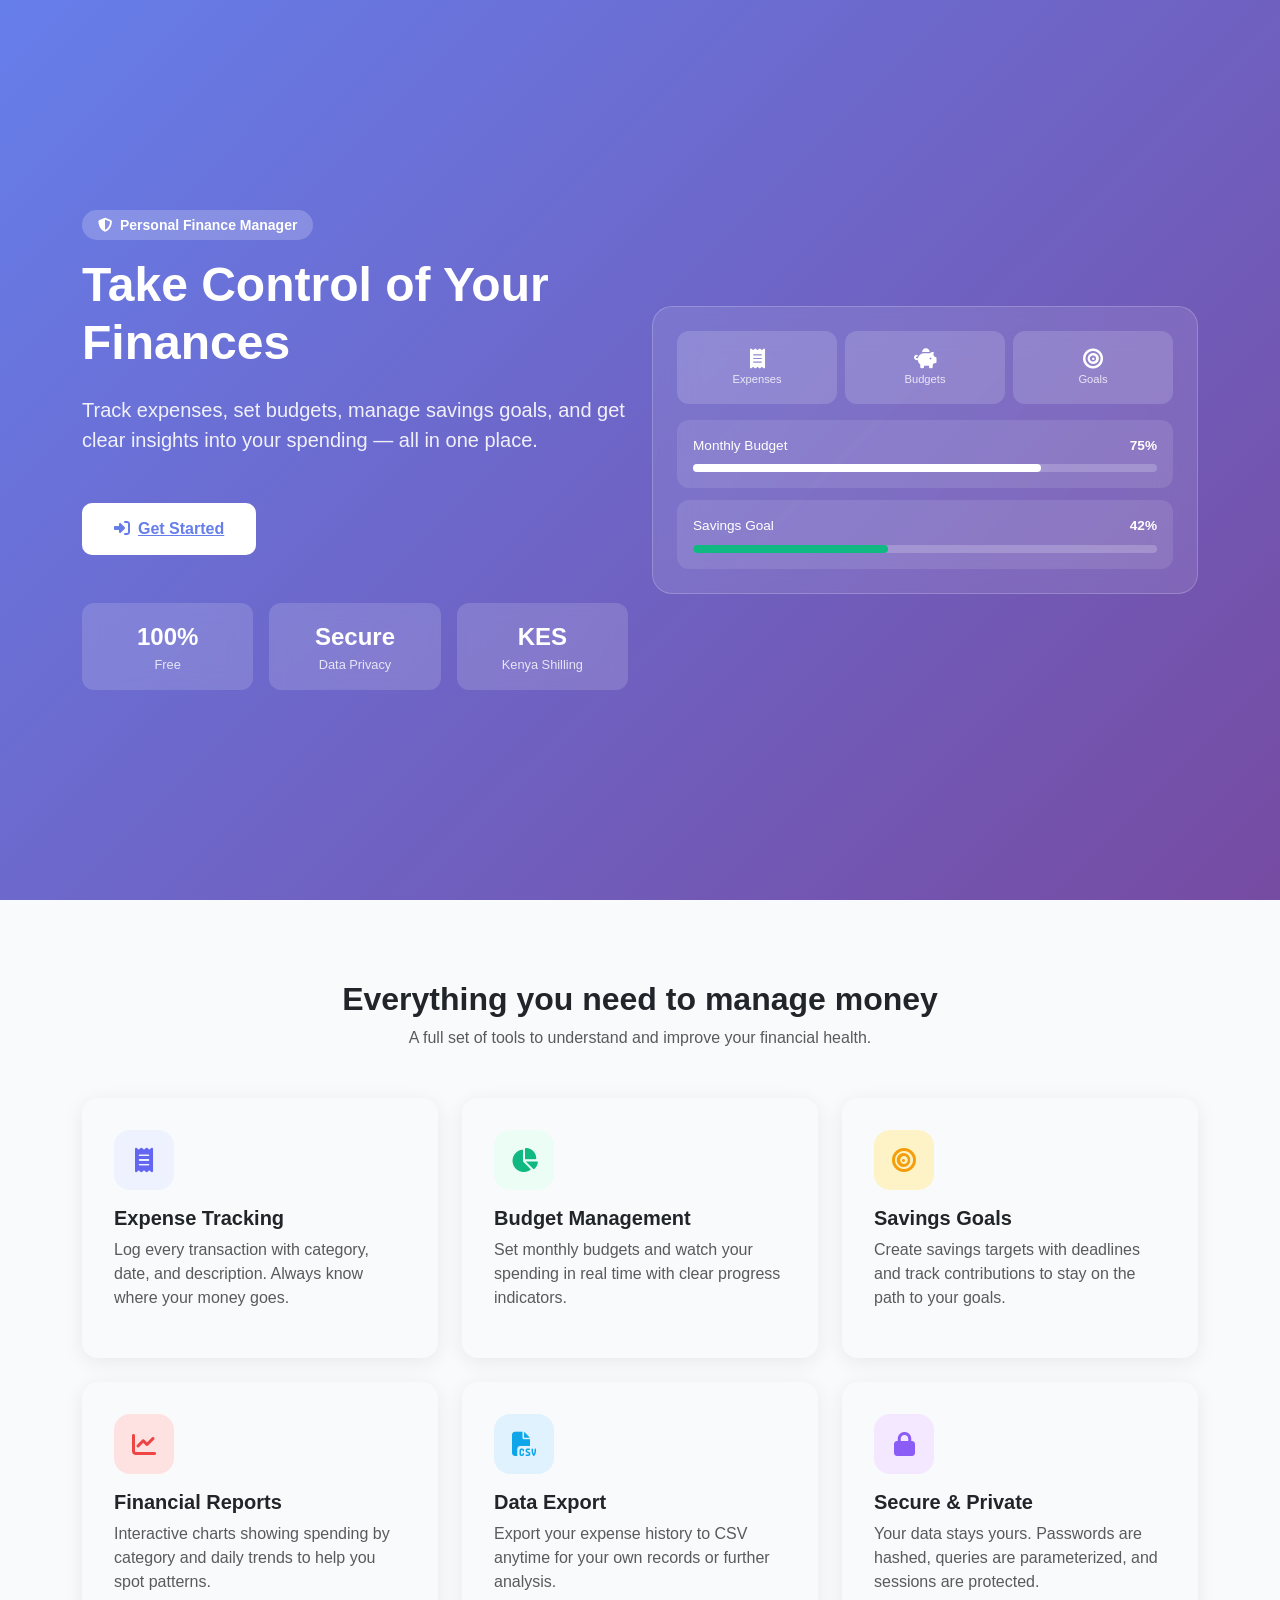
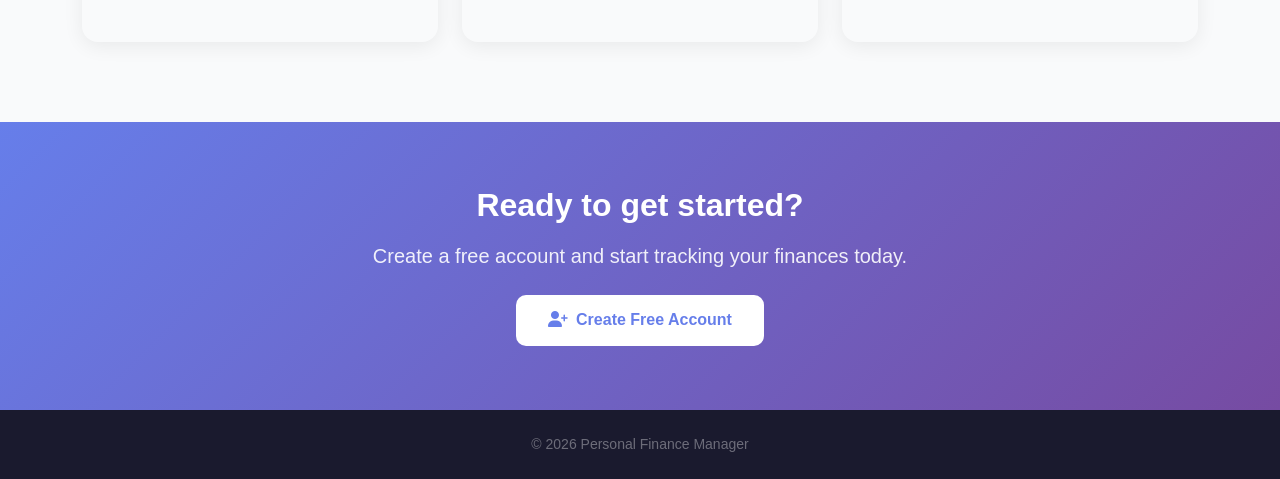
<file: index.html>
<!DOCTYPE html>
<html lang="en">
<head>
    <meta charset="UTF-8">
    <meta name="viewport" content="width=device-width, initial-scale=1.0">
    <title>Personal Finance Manager</title>
    <link href="https://cdn.jsdelivr.net/npm/bootstrap@5.3.0/dist/css/bootstrap.min.css" rel="stylesheet">
    <link href="https://cdnjs.cloudflare.com/ajax/libs/font-awesome/6.4.0/css/all.min.css" rel="stylesheet">
    <link rel="stylesheet" href="assets/css/style.css">
    <style>
        .hero {
            min-height: 100vh;
            background: linear-gradient(135deg, #667eea 0%, #764ba2 100%);
            display: flex;
            align-items: center;
        }
        .hero h1 { font-size: 3rem; font-weight: 700; }
        .hero p.lead { font-size: 1.25rem; opacity: 0.9; }
        .feature-icon {
            width: 60px; height: 60px;
            border-radius: 16px;
            display: flex; align-items: center; justify-content: center;
            font-size: 1.5rem; margin-bottom: 1rem;
        }
        .feature-card {
            border: none;
            border-radius: 16px;
            padding: 2rem;
            height: 100%;
            box-shadow: 0 4px 20px rgba(0,0,0,0.07);
            transition: transform 0.2s, box-shadow 0.2s;
        }
        .feature-card:hover { transform: translateY(-4px); box-shadow: 0 8px 30px rgba(0,0,0,0.12); }
        .stat-badge {
            background: rgba(255,255,255,0.15);
            border-radius: 12px;
            padding: 1rem 1.5rem;
            text-align: center;
            backdrop-filter: blur(10px);
        }
        .btn-hero-primary {
            background: white;
            color: #667eea;
            font-weight: 600;
            padding: 0.85rem 2rem;
            border-radius: 10px;
            border: none;
            font-size: 1rem;
            transition: all 0.2s;
        }
        .btn-hero-primary:hover { transform: translateY(-2px); box-shadow: 0 8px 25px rgba(0,0,0,0.2); color: #764ba2; }
        .btn-hero-outline {
            background: transparent;
            color: white;
            font-weight: 600;
            padding: 0.85rem 2rem;
            border-radius: 10px;
            border: 2px solid rgba(255,255,255,0.6);
            font-size: 1rem;
            transition: all 0.2s;
        }
        .btn-hero-outline:hover { background: rgba(255,255,255,0.15); border-color: white; color: white; }
        footer { background: #1a1a2e; color: rgba(255,255,255,0.6); }
    </style>
</head>
<body>

    <!-- Hero Section -->
    <section class="hero text-white">
        <div class="container">
            <div class="row align-items-center">
                <div class="col-lg-6 mb-5 mb-lg-0">
                    <div class="mb-3">
                        <span class="badge" style="background:rgba(255,255,255,0.2); font-size:0.875rem; padding:0.5rem 1rem; border-radius:50px;">
                            <i class="fas fa-shield-alt me-2"></i>Personal Finance Manager
                        </span>
                    </div>
                    <h1 class="mb-4">Take Control of Your Finances</h1>
                    <p class="lead mb-5">Track expenses, set budgets, manage savings goals, and get clear insights into your spending — all in one place.</p>
                    <div class="d-flex flex-wrap gap-3 mb-5">
                        <a href="frontend/login.php" class="btn-hero-primary">
                            <i class="fas fa-sign-in-alt me-2"></i>Get Started
                        </a>
                    </div>
                    <div class="row g-3">
                        <div class="col-4">
                            <div class="stat-badge">
                                <div style="font-size:1.5rem; font-weight:700;">100%</div>
                                <div style="font-size:0.8rem; opacity:0.8;">Free</div>
                            </div>
                        </div>
                        <div class="col-4">
                            <div class="stat-badge">
                                <div style="font-size:1.5rem; font-weight:700;">Secure</div>
                                <div style="font-size:0.8rem; opacity:0.8;">Data Privacy</div>
                            </div>
                        </div>
                        <div class="col-4">
                            <div class="stat-badge">
                                <div style="font-size:1.5rem; font-weight:700;">KES</div>
                                <div style="font-size:0.8rem; opacity:0.8;">Kenya Shilling</div>
                            </div>
                        </div>
                    </div>
                </div>
                <div class="col-lg-6">
                    <!-- Visual placeholder representing the dashboard -->
                    <div style="background:rgba(255,255,255,0.1); backdrop-filter:blur(20px); border-radius:20px; padding:1.5rem; border:1px solid rgba(255,255,255,0.2);">
                        <div class="row g-2 mb-3">
                            <div class="col-4">
                                <div style="background:rgba(255,255,255,0.15); border-radius:12px; padding:1rem; text-align:center;">
                                    <i class="fas fa-receipt fa-lg mb-2"></i>
                                    <div style="font-size:0.7rem; opacity:0.8;">Expenses</div>
                                </div>
                            </div>
                            <div class="col-4">
                                <div style="background:rgba(255,255,255,0.15); border-radius:12px; padding:1rem; text-align:center;">
                                    <i class="fas fa-piggy-bank fa-lg mb-2"></i>
                                    <div style="font-size:0.7rem; opacity:0.8;">Budgets</div>
                                </div>
                            </div>
                            <div class="col-4">
                                <div style="background:rgba(255,255,255,0.15); border-radius:12px; padding:1rem; text-align:center;">
                                    <i class="fas fa-bullseye fa-lg mb-2"></i>
                                    <div style="font-size:0.7rem; opacity:0.8;">Goals</div>
                                </div>
                            </div>
                        </div>
                        <div style="background:rgba(255,255,255,0.1); border-radius:12px; padding:1rem; margin-bottom:0.75rem;">
                            <div class="d-flex justify-content-between mb-2">
                                <span style="font-size:0.85rem;">Monthly Budget</span>
                                <span style="font-size:0.85rem; font-weight:600;">75%</span>
                            </div>
                            <div style="background:rgba(255,255,255,0.2); border-radius:4px; height:8px;">
                                <div style="background:white; border-radius:4px; width:75%; height:100%;"></div>
                            </div>
                        </div>
                        <div style="background:rgba(255,255,255,0.1); border-radius:12px; padding:1rem;">
                            <div class="d-flex justify-content-between mb-2">
                                <span style="font-size:0.85rem;">Savings Goal</span>
                                <span style="font-size:0.85rem; font-weight:600;">42%</span>
                            </div>
                            <div style="background:rgba(255,255,255,0.2); border-radius:4px; height:8px;">
                                <div style="background:#10B981; border-radius:4px; width:42%; height:100%;"></div>
                            </div>
                        </div>
                    </div>
                </div>
            </div>
        </div>
    </section>

    <!-- Features Section -->
    <section class="py-6" style="padding: 5rem 0; background: #f9fafb;">
        <div class="container">
            <div class="text-center mb-5">
                <h2 style="font-weight:700; font-size:2rem;">Everything you need to manage money</h2>
                <p class="text-muted">A full set of tools to understand and improve your financial health.</p>
            </div>
            <div class="row g-4">
                <div class="col-md-4">
                    <div class="feature-card">
                        <div class="feature-icon" style="background:#EEF2FF; color:#6366F1;">
                            <i class="fas fa-receipt"></i>
                        </div>
                        <h5 style="font-weight:600;">Expense Tracking</h5>
                        <p class="text-muted">Log every transaction with category, date, and description. Always know where your money goes.</p>
                    </div>
                </div>
                <div class="col-md-4">
                    <div class="feature-card">
                        <div class="feature-icon" style="background:#ECFDF5; color:#10B981;">
                            <i class="fas fa-chart-pie"></i>
                        </div>
                        <h5 style="font-weight:600;">Budget Management</h5>
                        <p class="text-muted">Set monthly budgets and watch your spending in real time with clear progress indicators.</p>
                    </div>
                </div>
                <div class="col-md-4">
                    <div class="feature-card">
                        <div class="feature-icon" style="background:#FEF3C7; color:#F59E0B;">
                            <i class="fas fa-bullseye"></i>
                        </div>
                        <h5 style="font-weight:600;">Savings Goals</h5>
                        <p class="text-muted">Create savings targets with deadlines and track contributions to stay on the path to your goals.</p>
                    </div>
                </div>
                <div class="col-md-4">
                    <div class="feature-card">
                        <div class="feature-icon" style="background:#FEE2E2; color:#EF4444;">
                            <i class="fas fa-chart-line"></i>
                        </div>
                        <h5 style="font-weight:600;">Financial Reports</h5>
                        <p class="text-muted">Interactive charts showing spending by category and daily trends to help you spot patterns.</p>
                    </div>
                </div>
                <div class="col-md-4">
                    <div class="feature-card">
                        <div class="feature-icon" style="background:#E0F2FE; color:#0EA5E9;">
                            <i class="fas fa-file-csv"></i>
                        </div>
                        <h5 style="font-weight:600;">Data Export</h5>
                        <p class="text-muted">Export your expense history to CSV anytime for your own records or further analysis.</p>
                    </div>
                </div>
                <div class="col-md-4">
                    <div class="feature-card">
                        <div class="feature-icon" style="background:#F3E8FF; color:#8B5CF6;">
                            <i class="fas fa-lock"></i>
                        </div>
                        <h5 style="font-weight:600;">Secure & Private</h5>
                        <p class="text-muted">Your data stays yours. Passwords are hashed, queries are parameterized, and sessions are protected.</p>
                    </div>
                </div>
            </div>
        </div>
    </section>

    <!-- CTA Section -->
    <section style="background: linear-gradient(135deg, #667eea 0%, #764ba2 100%); padding: 4rem 0;">
        <div class="container text-center text-white">
            <h2 style="font-weight:700; font-size:2rem;" class="mb-3">Ready to get started?</h2>
            <p class="lead mb-4" style="opacity:0.9;">Create a free account and start tracking your finances today.</p>
            <a href="frontend/login.php" class="btn-hero-primary" style="display:inline-block; text-decoration:none;">
                <i class="fas fa-user-plus me-2"></i>Create Free Account
            </a>
        </div>
    </section>

    <!-- Footer -->
    <footer class="py-4">
        <div class="container text-center">
            <p class="mb-0" style="font-size:0.875rem; opacity:0.6;">
                &copy; 2026 Personal Finance Manager
            </p>
        </div>
    </footer>

    <script src="https://cdn.jsdelivr.net/npm/bootstrap@5.3.0/dist/js/bootstrap.bundle.min.js"></script>
</body>
</html>
</file>
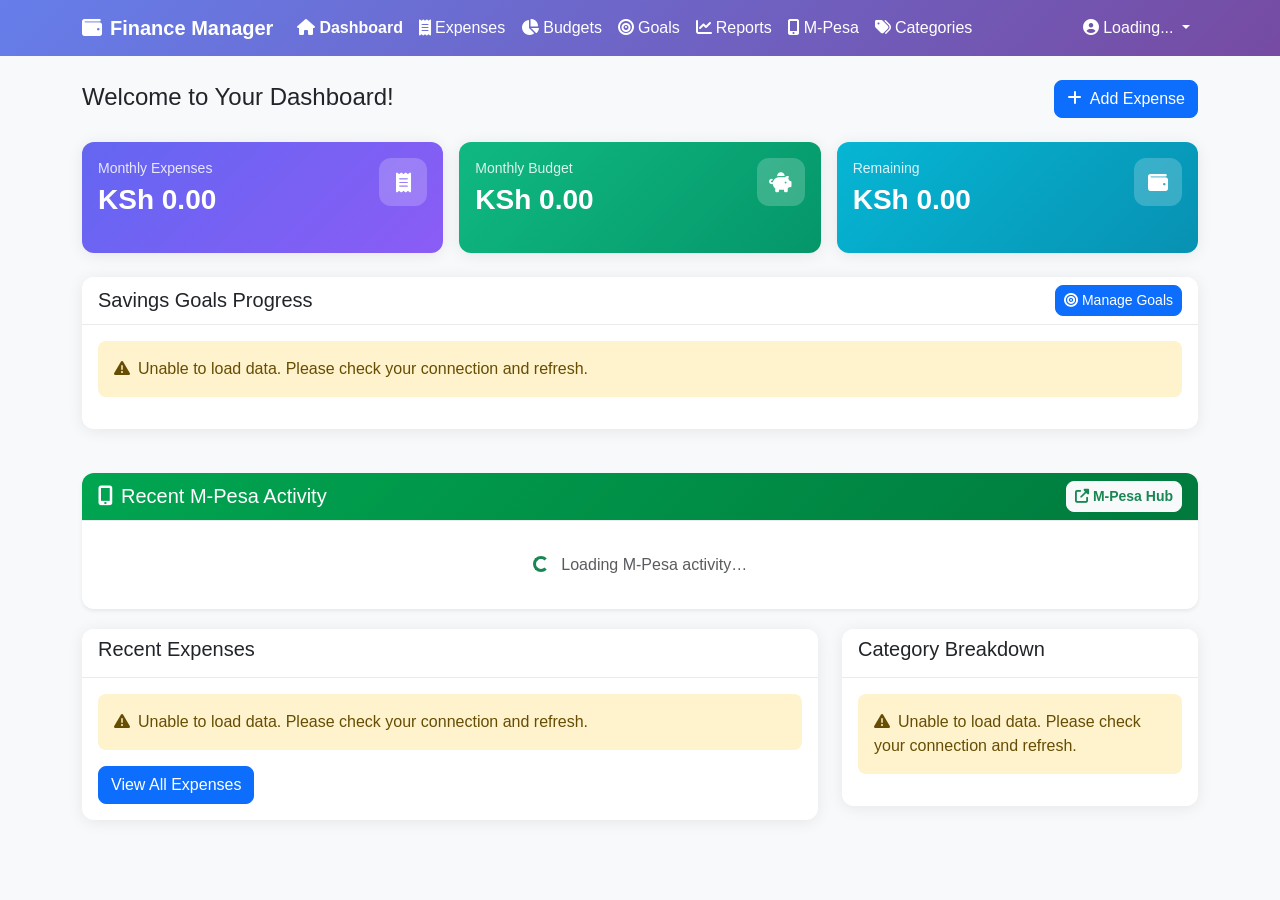
<file: frontend/dashboard.html>
<!DOCTYPE html>
<html lang="en">
<head>
    <meta charset="UTF-8">
    <meta name="viewport" content="width=device-width, initial-scale=1.0">
    <title>Dashboard - Personal Finance Manager</title>
    <link href="https://cdn.jsdelivr.net/npm/bootstrap@5.3.0/dist/css/bootstrap.min.css" rel="stylesheet">
    <link href="https://cdnjs.cloudflare.com/ajax/libs/font-awesome/6.4.0/css/all.min.css" rel="stylesheet">
    <link rel="stylesheet" href="../assets/css/style.css">
</head>
<body>
    <!-- Navigation -->
    <nav class="navbar navbar-expand-lg" style="background:linear-gradient(135deg,#667eea,#764ba2);">
        <div class="container">
            <a class="navbar-brand text-white fw-bold" href="dashboard.html">
                <i class="fas fa-wallet me-2"></i>Finance Manager
            </a>
            <button class="navbar-toggler border-0" type="button" data-bs-toggle="collapse" data-bs-target="#navbarNav">
                <span class="navbar-toggler-icon"></span>
            </button>
            <div class="collapse navbar-collapse" id="navbarNav">
                <ul class="navbar-nav me-auto">
                    <li class="nav-item"><a class="nav-link text-white fw-semibold active" href="dashboard.html"><i class="fas fa-home me-1"></i>Dashboard</a></li>
                    <li class="nav-item"><a class="nav-link text-white" href="expenses.html"><i class="fas fa-receipt me-1"></i>Expenses</a></li>
                    <li class="nav-item"><a class="nav-link text-white" href="budgets.php"><i class="fas fa-chart-pie me-1"></i>Budgets</a></li>
                    <li class="nav-item"><a class="nav-link text-white" href="goals.html"><i class="fas fa-bullseye me-1"></i>Goals</a></li>
                    <li class="nav-item"><a class="nav-link text-white" href="reports.html"><i class="fas fa-chart-line me-1"></i>Reports</a></li>
                    <li class="nav-item"><a class="nav-link text-white" href="mpesa.html"><i class="fas fa-mobile-alt me-1"></i>M-Pesa</a></li>
                    <li class="nav-item"><a class="nav-link text-white" href="categories.php"><i class="fas fa-tags me-1"></i>Categories</a></li>
                </ul>
                <ul class="navbar-nav">
                    <li class="nav-item dropdown">
                        <a class="nav-link dropdown-toggle text-white" href="#" role="button" data-bs-toggle="dropdown" id="user-dropdown">
                            <i class="fas fa-user-circle me-1"></i>Loading...
                        </a>
                        <ul class="dropdown-menu dropdown-menu-end">
                            <li><a class="dropdown-item" href="profile.html"><i class="fas fa-user me-2"></i>My Profile</a></li>
                            <li><hr class="dropdown-divider"></li>
                            <li><a class="dropdown-item text-danger" href="../backend/auth/logout.php"><i class="fas fa-sign-out-alt me-2"></i>Logout</a></li>
                        </ul>
                    </li>
                </ul>
            </div>
        </div>
    </nav>
    
    <div class="container mt-4">
        <div class="d-flex justify-content-between align-items-center mb-4">
            <div>
                <h4 id="welcome-message" class="mb-1">Welcome to Your Dashboard!</h4>
                <p class="text-muted mb-0" id="current-date"></p>
            </div>
            <a href="expenses.html" class="btn btn-primary">
                <i class="fas fa-plus me-2"></i>Add Expense
            </a>
        </div>
        
        <!-- Summary Cards -->
        <div class="row g-3 mb-4">
            <div class="col-md-4">
                <div class="card h-100" style="background:linear-gradient(135deg,#6366f1,#8b5cf6); color:white; border:none;">
                    <div class="card-body">
                        <div class="d-flex justify-content-between align-items-start">
                            <div>
                                <p class="mb-1" style="opacity:0.85; font-size:0.875rem;">Monthly Expenses</p>
                                <h3 id="monthly-expenses" class="mb-0 fw-bold">KSh 0.00</h3>
                            </div>
                            <div style="background:rgba(255,255,255,0.2); border-radius:12px; width:48px; height:48px; display:flex; align-items:center; justify-content:center;">
                                <i class="fas fa-receipt fa-lg"></i>
                            </div>
                        </div>
                    </div>
                </div>
            </div>
            <div class="col-md-4">
                <div class="card h-100" style="background:linear-gradient(135deg,#10b981,#059669); color:white; border:none;">
                    <div class="card-body">
                        <div class="d-flex justify-content-between align-items-start">
                            <div>
                                <p class="mb-1" style="opacity:0.85; font-size:0.875rem;">Monthly Budget</p>
                                <h3 id="monthly-budget" class="mb-0 fw-bold">KSh 0.00</h3>
                            </div>
                            <div style="background:rgba(255,255,255,0.2); border-radius:12px; width:48px; height:48px; display:flex; align-items:center; justify-content:center;">
                                <i class="fas fa-piggy-bank fa-lg"></i>
                            </div>
                        </div>
                    </div>
                </div>
            </div>
            <div class="col-md-4">
                <div class="card h-100" id="remaining-card" style="background:linear-gradient(135deg,#06b6d4,#0891b2); color:white; border:none;">
                    <div class="card-body">
                        <div class="d-flex justify-content-between align-items-start">
                            <div>
                                <p class="mb-1" style="opacity:0.85; font-size:0.875rem;">Remaining</p>
                                <h3 id="remaining-budget" class="mb-0 fw-bold">KSh 0.00</h3>
                            </div>
                            <div style="background:rgba(255,255,255,0.2); border-radius:12px; width:48px; height:48px; display:flex; align-items:center; justify-content:center;">
                                <i class="fas fa-wallet fa-lg"></i>
                            </div>
                        </div>
                    </div>
                </div>
            </div>
        </div>

        <!-- Savings Goals Section -->
        <div class="row mt-4">
            <div class="col-12">
                <div class="card">
                    <div class="card-header d-flex justify-content-between align-items-center">
                        <h5 class="mb-0">Savings Goals Progress</h5>
                        <a href="goals.html" class="btn btn-sm btn-primary">
                            <i class="fas fa-bullseye me-1"></i>Manage Goals
                        </a>
                    </div>
                    <div class="card-body">
                        <div id="goals-summary">
                            <div class="text-center">
                                <div class="spinner-border" role="status">
                                    <span class="visually-hidden">Loading...</span>
                                </div>
                                <p class="mt-2">Loading savings goals...</p>
                            </div>
                        </div>
                    </div>
                </div>
            </div>
        </div>

        <!-- M-Pesa Activity Widget -->
        <div class="row mt-4">
            <div class="col-12">
                <div class="card border-0 shadow-sm">
                    <div class="card-header d-flex justify-content-between align-items-center" style="background:linear-gradient(135deg,#00a651,#007a3d);color:white;">
                        <h5 class="mb-0"><i class="fas fa-mobile-alt me-2"></i>Recent M-Pesa Activity</h5>
                        <a href="mpesa.html" class="btn btn-sm btn-light text-success fw-semibold">
                            <i class="fas fa-external-link-alt me-1"></i>M-Pesa Hub
                        </a>
                    </div>
                    <div class="card-body" id="mpesa-dashboard-widget">
                        <div class="text-center py-3 text-muted">
                            <div class="spinner-border spinner-border-sm text-success" role="status"></div>
                            <span class="ms-2">Loading M-Pesa activity…</span>
                        </div>
                    </div>
                </div>
            </div>
        </div>

        <div class="row">
            <!-- Recent Expenses -->
            <div class="col-md-8">
                <div class="card">
                    <div class="card-header">
                        <h5>Recent Expenses</h5>
                    </div>
                    <div class="card-body">
                        <div id="recent-expenses">
                            <div class="text-center">
                                <div class="spinner-border" role="status">
                                    <span class="visually-hidden">Loading...</span>
                                </div>
                                <p class="mt-2">Loading recent expenses...</p>
                            </div>
                        </div>
                        <a href="expenses.html" class="btn btn-primary">View All Expenses</a>
                    </div>
                </div>
            </div>
            
            <!-- Category Breakdown -->
            <div class="col-md-4">
                <div class="card">
                    <div class="card-header">
                        <h5>Category Breakdown</h5>
                    </div>
                    <div class="card-body" id="category-breakdown">
                        <div class="text-center">
                            <div class="spinner-border" role="status">
                                <span class="visually-hidden">Loading...</span>
                            </div>
                            <p class="mt-2">Loading categories...</p>
                        </div>
                    </div>
                </div>
            </div>
        </div>
    </div>

    <script src="https://cdn.jsdelivr.net/npm/bootstrap@5.3.0/dist/js/bootstrap.bundle.min.js"></script>
    <script>
        // Load dashboard data from PHP backend
        async function loadDashboardData() {
            try {
                const response = await fetch('../backend/api/dashboard.php');
                const data = await response.json();
                
                // Check if user is authenticated
                if (response.status === 401 || (data.error && data.error === 'Not authenticated')) {
                    window.location.href = 'login.php';
                    return;
                }
                
                if (data.error) {
                    showErrorState('Could not load dashboard data. Please refresh the page.');
                    return;
                }
                
                // Update welcome message with user name
                if (data.user_name) {
                    document.getElementById('welcome-message').textContent = `Welcome, ${data.user_name}!`;
                    document.getElementById('user-dropdown').innerHTML = `<i class="fas fa-user-circle me-1"></i>${data.user_name}`;
                }
                
                // Update summary cards
                document.getElementById('monthly-expenses').textContent = 'KSh ' + (data.monthly_total || '0.00');
                document.getElementById('monthly-budget').textContent = 'KSh ' + (data.budget_amount || '0.00');
                
                const remaining = parseFloat(data.remaining || 0);
                document.getElementById('remaining-budget').textContent = 'KSh ' + (data.remaining || '0.00');
                
                // Update remaining card color based on budget status
                const remainingCard = document.getElementById('remaining-card');
                if (remaining < 0) {
                    remainingCard.style.background = 'linear-gradient(135deg,#ef4444,#dc2626)';
                } else if (remaining < parseFloat(data.budget_amount) * 0.2) {
                    remainingCard.style.background = 'linear-gradient(135deg,#f59e0b,#d97706)';
                } else {
                    remainingCard.style.background = 'linear-gradient(135deg,#06b6d4,#0891b2)';
                }
                
                // Set current date
                document.getElementById('current-date').textContent = new Date().toLocaleDateString('en-KE', { weekday:'long', year:'numeric', month:'long', day:'numeric' });
                
                // Update recent expenses
                updateRecentExpenses(data.recent_expenses || []);
                
                // Update category breakdown
                updateCategoryBreakdown(data.category_breakdown || []);
                
                // Load savings goals
                loadGoalsSummary();
                // Load M-Pesa widget
                loadMpesaWidget();
                
            } catch (error) {
                console.error('Error loading dashboard data:', error);
                showEmptyState();
            }
        }
        
        function updateRecentExpenses(expenses) {
            const container = document.getElementById('recent-expenses');
            
            if (expenses.length === 0) {
                container.innerHTML = `
                    <div class="text-center text-muted">
                        <i class="fas fa-receipt fa-3x mb-3"></i>
                        <h5>No expenses yet</h5>
                        <p>Start tracking your expenses by adding your first transaction.</p>
                        <a href="expenses.html" class="btn btn-primary">Add Your First Expense</a>
                    </div>
                `;
                return;
            }
            
            let html = '<table class="table"><thead><tr><th>Date</th><th>Category</th><th>Description</th><th>Amount</th></tr></thead><tbody>';
            expenses.forEach(expense => {
                html += `<tr>
                    <td>${expense.date}</td>
                    <td><span class="badge bg-secondary">${expense.category}</span></td>
                    <td>${expense.description}</td>
                    <td><strong>KSh ${expense.amount}</strong></td>
                </tr>`;
            });
            html += '</tbody></table>';
            container.innerHTML = html;
        }
        
        function updateCategoryBreakdown(categories) {
            const container = document.getElementById('category-breakdown');
            
            if (categories.length === 0) {
                container.innerHTML = `
                    <div class="text-center text-muted">
                        <i class="fas fa-chart-pie fa-2x mb-3"></i>
                        <h6>No spending data</h6>
                        <p class="small">Your spending breakdown will appear here once you add expenses.</p>
                    </div>
                `;
                return;
            }
            
            let html = '';
            categories.forEach(category => {
                const percentage = category.percentage || 0;
                html += `<div class="mb-3">
                    <div class="d-flex justify-content-between mb-1">
                        <span class="small">${category.name}</span>
                        <span class="small"><strong>KSh ${category.total}</strong></span>
                    </div>
                    <div class="progress" style="height: 8px;">
                        <div class="progress-bar" style="width: ${percentage}%" title="${percentage}%"></div>
                    </div>
                    <small class="text-muted">${percentage}% of total spending</small>
                </div>`;
            });
            container.innerHTML = html;
        }
        
        // Load savings goals summary for dashboard
        async function loadGoalsSummary() {
            try {
                const response = await fetch('../backend/api/goals.php?action=list');
                if (!response.ok) throw new Error('Failed to load goals');
                
                const goals = await response.json();
                displayGoalsSummary(goals);
            } catch (error) {
                console.error('Error loading goals:', error);
                displayGoalsSummary([]);
            }
        }
        
        function displayGoalsSummary(goals) {
            const container = document.getElementById('goals-summary');
            
            if (goals.length === 0) {
                container.innerHTML = `
                    <div class="text-center text-muted py-4">
                        <i class="fas fa-bullseye fa-3x mb-3"></i>
                        <h5>No Savings Goals Yet</h5>
                        <p>Set financial goals to track your progress and build your future!</p>
                        <a href="goals.html" class="btn btn-primary">
                            <i class="fas fa-plus me-2"></i>Create Your First Goal
                        </a>
                    </div>
                `;
                return;
            }
            
            // Show top 3 goals
            const topGoals = goals.slice(0, 3);
            let html = '<div class="row">';
            
            topGoals.forEach(goal => {
                const progressClass = goal.progress_percentage >= 100 ? 'bg-success' : 
                                    goal.progress_percentage >= 75 ? 'bg-info' :
                                    goal.progress_percentage >= 50 ? 'bg-warning' : 'bg-primary';
                
                const statusClass = {
                    'Completed': 'success',
                    'On Track': 'primary',
                    'Urgent': 'warning',
                    'Overdue': 'danger'
                }[goal.status] || 'secondary';
                
                html += `
                    <div class="col-md-4 mb-3">
                        <div class="card h-100" style="cursor: pointer; transition: transform 0.2s, box-shadow 0.2s;" 
                             onclick="window.location.href='goals.html'"
                             onmouseover="this.style.transform='translateY(-4px)'; this.style.boxShadow='0 4px 12px rgba(0,0,0,0.15)'"
                             onmouseout="this.style.transform='translateY(0)'; this.style.boxShadow=''">
                            <div class="card-body">
                                <h6 class="card-title d-flex justify-content-between">
                                    ${goal.goal_name}
                                    <span class="badge bg-${statusClass}">${goal.status}</span>
                                </h6>
                                <div class="mb-2">
                                    <div class="progress mb-1" style="height: 8px;">
                                        <div class="progress-bar ${progressClass}" 
                                             style="width: ${Math.min(goal.progress_percentage, 100)}%"></div>
                                    </div>
                                    <div class="d-flex justify-content-between">
                                        <small>KSh ${goal.current_amount}</small>
                                        <small>${goal.progress_percentage}%</small>
                                    </div>
                                </div>
                                <p class="card-text small text-muted">
                                    Target: KSh ${goal.target_amount}<br>
                                    Deadline: ${goal.deadline}
                                </p>
                            </div>
                        </div>
                    </div>
                `;
            });
            
            html += '</div>';
            
            if (goals.length > 3) {
                html += `
                    <div class="text-center mt-3">
                        <a href="goals.html" class="btn btn-outline-primary">
                            View All ${goals.length} Goals <i class="fas fa-arrow-right ms-1"></i>
                        </a>
                    </div>
                `;
            }
            
            container.innerHTML = html;
        }
        
        function showErrorState(msg) {
            document.getElementById('monthly-expenses').textContent = 'KSh 0.00';
            document.getElementById('monthly-budget').textContent = 'KSh 0.00';
            document.getElementById('remaining-budget').textContent = 'KSh 0.00';
            const errHtml = `<div class="alert alert-warning"><i class="fas fa-exclamation-triangle me-2"></i>${msg}</div>`;
            document.getElementById('recent-expenses').innerHTML = errHtml;
            document.getElementById('category-breakdown').innerHTML = errHtml;
            document.getElementById('goals-summary').innerHTML = errHtml;
        }
        
        function showEmptyState() {
            showErrorState('Unable to load data. Please check your connection and refresh.');
        }
        
        // Load data when page loads
        document.addEventListener('DOMContentLoaded', loadDashboardData);
        
        async function loadMpesaWidget() {
            try {
                const r    = await fetch('../backend/api/mpesa.php?action=summary');
                const data = await r.json();
                const cont = document.getElementById('mpesa-dashboard-widget');
                
                if (!data.recent || data.recent.length === 0) {
                    cont.innerHTML = `<div class="text-center text-muted py-3">
                        <i class="fas fa-mobile-alt fa-2x mb-2 d-block" style="color:#00a651;"></i>
                        <p class="mb-2">No M-Pesa transactions imported yet.</p>
                        <a href="mpesa.html" class="btn btn-sm btn-success">
                            <i class="fas fa-file-import me-1"></i>Import M-Pesa SMS
                        </a>
                    </div>`;
                    return;
                }
                
                const typeColors = {sent:'danger',received:'success',paybill:'primary',till:'purple',withdrawal:'warning',airtime:'info'};
                let html = '<div class="row"><div class="col-md-8"><div class="table-responsive"><table class="table table-sm table-hover mb-0"><thead><tr><th>Date</th><th>Type</th><th>Counterparty</th><th>Amount</th></tr></thead><tbody>';
                data.recent.forEach(tx => {
                    html += `<tr>
                        <td class="small text-muted">${tx.transaction_date}</td>
                        <td><span class="badge bg-${typeColors[tx.transaction_type]||'secondary'}">${tx.transaction_type.toUpperCase()}</span></td>
                        <td class="small">${tx.counterparty||'—'}</td>
                        <td class="fw-bold">KSh ${tx.amount}</td>
                    </tr>`;
                });
                html += `</tbody></table></div></div>
                    <div class="col-md-4 border-start">
                        <div class="text-center py-2">
                            <p class="text-muted small mb-1">Total M-Pesa Spend</p>
                            <h4 class="text-danger fw-bold">KSh ${data.total_mpesa}</h4>
                            <p class="text-muted small mb-1 mt-2">Transactions Imported</p>
                            <h4 class="fw-bold" style="color:#00a651;">${data.tx_count}</h4>
                            <a href="mpesa.html" class="btn btn-sm btn-success mt-2 w-100">
                                <i class="fas fa-mobile-alt me-1"></i>Open M-Pesa Hub
                            </a>
                        </div>
                    </div></div>`;
                cont.innerHTML = html;
            } catch(e) {
                document.getElementById('mpesa-dashboard-widget').innerHTML =
                    '<p class="text-muted text-center py-2 mb-0 small"><i class="fas fa-mobile-alt me-1"></i><a href="mpesa.html">Open M-Pesa Hub</a> to import transactions or fund your goals.</p>';
            }
        }
    </script>
</body>
</html>
</file>
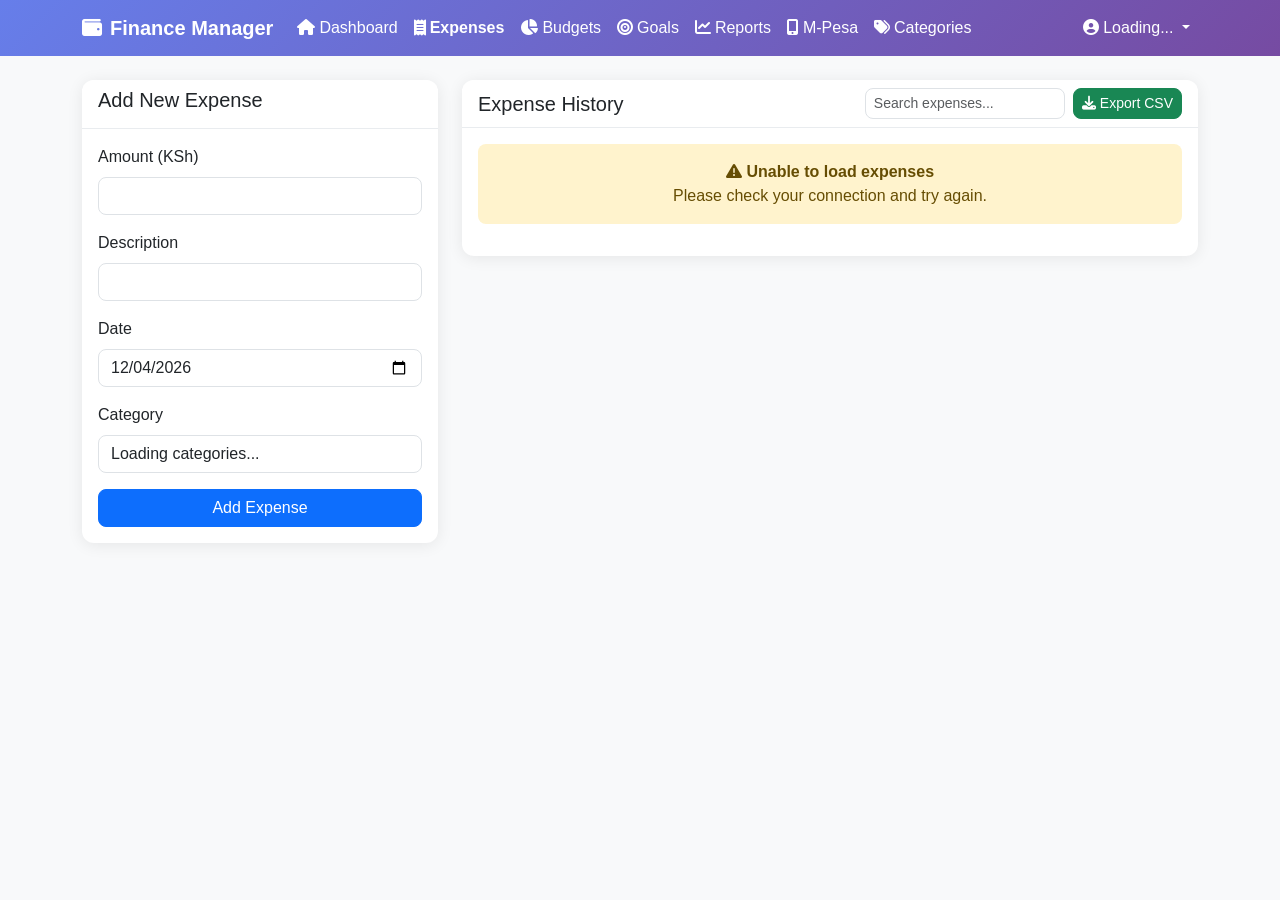
<file: frontend/expenses.html>
<!DOCTYPE html>
<html lang="en">
<head>
    <meta charset="UTF-8">
    <meta name="viewport" content="width=device-width, initial-scale=1.0">
    <title>Expenses - Personal Finance Manager</title>
    <link href="https://cdn.jsdelivr.net/npm/bootstrap@5.3.0/dist/css/bootstrap.min.css" rel="stylesheet">
    <link href="https://cdnjs.cloudflare.com/ajax/libs/font-awesome/6.4.0/css/all.min.css" rel="stylesheet">
    <link rel="stylesheet" href="../assets/css/style.css">
</head>
<body>
    <!-- Navigation -->
    <nav class="navbar navbar-expand-lg" style="background:linear-gradient(135deg,#667eea,#764ba2);">
        <div class="container">
            <a class="navbar-brand text-white fw-bold" href="dashboard.html">
                <i class="fas fa-wallet me-2"></i>Finance Manager
            </a>
            <button class="navbar-toggler border-0" type="button" data-bs-toggle="collapse" data-bs-target="#navbarNav">
                <span class="navbar-toggler-icon"></span>
            </button>
            <div class="collapse navbar-collapse" id="navbarNav">
                <ul class="navbar-nav me-auto">
                    <li class="nav-item"><a class="nav-link text-white" href="dashboard.html"><i class="fas fa-home me-1"></i>Dashboard</a></li>
                    <li class="nav-item"><a class="nav-link text-white fw-semibold active" href="expenses.html"><i class="fas fa-receipt me-1"></i>Expenses</a></li>
                    <li class="nav-item"><a class="nav-link text-white" href="budgets.php"><i class="fas fa-chart-pie me-1"></i>Budgets</a></li>
                    <li class="nav-item"><a class="nav-link text-white" href="goals.html"><i class="fas fa-bullseye me-1"></i>Goals</a></li>
                    <li class="nav-item"><a class="nav-link text-white" href="reports.html"><i class="fas fa-chart-line me-1"></i>Reports</a></li>
                    <li class="nav-item"><a class="nav-link text-white" href="mpesa.html"><i class="fas fa-mobile-alt me-1"></i>M-Pesa</a></li>
                    <li class="nav-item"><a class="nav-link text-white" href="categories.php"><i class="fas fa-tags me-1"></i>Categories</a></li>
                </ul>
                <ul class="navbar-nav">
                    <li class="nav-item dropdown">
                        <a class="nav-link dropdown-toggle text-white" href="#" role="button" data-bs-toggle="dropdown" id="user-dropdown">
                            <i class="fas fa-user-circle me-1"></i>Loading...
                        </a>
                        <ul class="dropdown-menu dropdown-menu-end">
                            <li><a class="dropdown-item" href="profile.html"><i class="fas fa-user me-2"></i>My Profile</a></li>
                            <li><hr class="dropdown-divider"></li>
                            <li><a class="dropdown-item text-danger" href="../backend/auth/logout.php"><i class="fas fa-sign-out-alt me-2"></i>Logout</a></li>
                        </ul>
                    </li>
                </ul>
            </div>
        </div>
    </nav>
    
    <div class="container mt-4">
        <div class="row">
            <!-- Add Expense Form -->
            <div class="col-md-4">
                <div class="card">
                    <div class="card-header">
                        <h5>Add New Expense</h5>
                    </div>
                    <div class="card-body">
                        <form action="../backend/expenses/add.php" method="POST">
                            <div class="mb-3">
                                <label class="form-label">Amount (KSh)</label>
                                <input type="number" name="amount" step="0.01" class="form-control" required>
                            </div>
                            <div class="mb-3">
                                <label class="form-label">Description</label>
                                <input type="text" name="description" class="form-control" required>
                            </div>
                            <div class="mb-3">
                                <label class="form-label">Date</label>
                                <input type="date" name="expense_date" class="form-control" required>
                            </div>
                            <div class="mb-3">
                                <label class="form-label">Category</label>
                                <select name="category_id" class="form-control" id="category-select" required>
                                    <option value="">Loading categories...</option>
                                </select>
                            </div>
                            <button type="submit" class="btn btn-primary w-100">Add Expense</button>
                        </form>
                    </div>
                </div>
            </div>
            
            <!-- Expenses List -->
            <div class="col-md-8">
                <div class="card">
                    <div class="card-header d-flex justify-content-between align-items-center flex-wrap gap-2">
                        <h5 class="mb-0">Expense History</h5>
                        <div class="d-flex gap-2 align-items-center">
                            <input type="text" id="expense-search" class="form-control form-control-sm" placeholder="Search expenses..." style="width:200px;" oninput="filterExpenses()">
                            <a href="../backend/expenses/export.php" class="btn btn-success btn-sm">
                                <i class="fas fa-download me-1"></i>Export CSV
                            </a>
                        </div>
                    </div>
                    <div class="card-body">
                        <div id="expenses-list">
                            <div class="text-center">
                                <div class="spinner-border" role="status">
                                    <span class="visually-hidden">Loading...</span>
                                </div>
                                <p class="mt-2">Loading expenses...</p>
                            </div>
                        </div>
                    </div>
                </div>
            </div>
        </div>
    </div>

    <script src="https://cdn.jsdelivr.net/npm/bootstrap@5.3.0/dist/js/bootstrap.bundle.min.js"></script>
    <script>
        // Load categories and expenses
        async function loadPageData() {
            await loadUserInfo();
            await loadCategories();
            await loadExpenses();
        }
        
        async function loadUserInfo() {
            try {
                const response = await fetch('../backend/api/user.php');
                const data = await response.json();
                
                if (!data.authenticated) {
                    window.location.href = 'login.php';
                    return;
                }
                
                document.getElementById('user-dropdown').innerHTML = `<i class="fas fa-user-circle me-1"></i>${data.user_name}`;
            } catch (error) {
                console.error('Error loading user info:', error);
            }
        }
        
        async function loadCategories() {
            try {
                const response = await fetch('../backend/api/categories.php');
                const categories = await response.json();
                
                const select = document.getElementById('category-select');
                select.innerHTML = '<option value="">Select Category</option>';
                
                categories.forEach(category => {
                    select.innerHTML += `<option value="${category.id}">${category.name}</option>`;
                });
            } catch (error) {
                console.error('Error loading categories:', error);
            }
        }
        
        async function loadExpenses() {
            try {
                const response = await fetch('../backend/api/expenses.php');
                const data = await response.json();
                
                // Check if user is authenticated
                if (response.status === 401 || (data.error && data.error === 'Not authenticated')) {
                    window.location.href = 'login.php';
                    return;
                }
                
                const expenses = Array.isArray(data) ? data : [];
                const container = document.getElementById('expenses-list');
                
                if (expenses.length === 0) {
                    container.innerHTML = `
                        <div class="text-center text-muted py-5">
                            <i class="fas fa-receipt fa-4x mb-3"></i>
                            <h4>No expenses yet</h4>
                            <p>Start tracking your spending by adding your first expense.</p>
                            <p class="small">Use the form on the left to record your transactions.</p>
                        </div>
                    `;
                    return;
                }
                
                let html = '<div class="table-responsive"><table class="table table-hover" id="expenses-table"><thead class="table-dark"><tr><th>Date</th><th>Category</th><th>Description</th><th>Amount</th><th>Actions</th></tr></thead><tbody>';
                
                let total = 0;
                expenses.forEach(expense => {
                    total += parseFloat(expense.amount.replace(/,/g, ''));
                    html += `<tr>
                        <td>${expense.date}</td>
                        <td><span class="badge bg-secondary">${expense.category}</span></td>
                        <td>${expense.description}</td>
                        <td><strong>KSh ${expense.amount}</strong></td>
                        <td>
                            <form method="POST" action="../backend/expenses/delete.php" style="display: inline;">
                                <input type="hidden" name="expense_id" value="${expense.id}">
                                <button type="submit" class="btn btn-danger btn-sm" onclick="return confirm('Delete this expense?')">
                                    <i class="fas fa-trash"></i>
                                </button>
                            </form>
                        </td>
                    </tr>`;
                });
                
                html += '</tbody></table></div>';
                html += `<div class="d-flex justify-content-between align-items-center mt-3 px-1">
                    <small class="text-muted">${expenses.length} transaction${expenses.length !== 1 ? 's' : ''}</small>
                    <strong>Total: KSh ${total.toLocaleString('en-KE', {minimumFractionDigits:2, maximumFractionDigits:2})}</strong>
                </div>`;
                
                container.innerHTML = html;
                
            } catch (error) {
                console.error('Error loading expenses:', error);
                document.getElementById('expenses-list').innerHTML = `
                    <div class="alert alert-warning text-center">
                        <i class="fas fa-exclamation-triangle"></i>
                        <strong>Unable to load expenses</strong><br>
                        Please check your connection and try again.
                    </div>
                `;
            }
        }
        
        // Set today's date as default
        document.addEventListener('DOMContentLoaded', function() {
            const today = new Date().toISOString().split('T')[0];
            document.querySelector('input[name="expense_date"]').value = today;
            
            loadPageData();
        });
        
        function filterExpenses() {
            const search = document.getElementById('expense-search').value.toLowerCase();
            const table = document.getElementById('expenses-table');
            if (!table) return;
            const rows = table.querySelectorAll('tbody tr');
            rows.forEach(row => {
                const text = row.textContent.toLowerCase();
                row.style.display = text.includes(search) ? '' : 'none';
            });
        }
    </script>
</body>
</html>
</file>
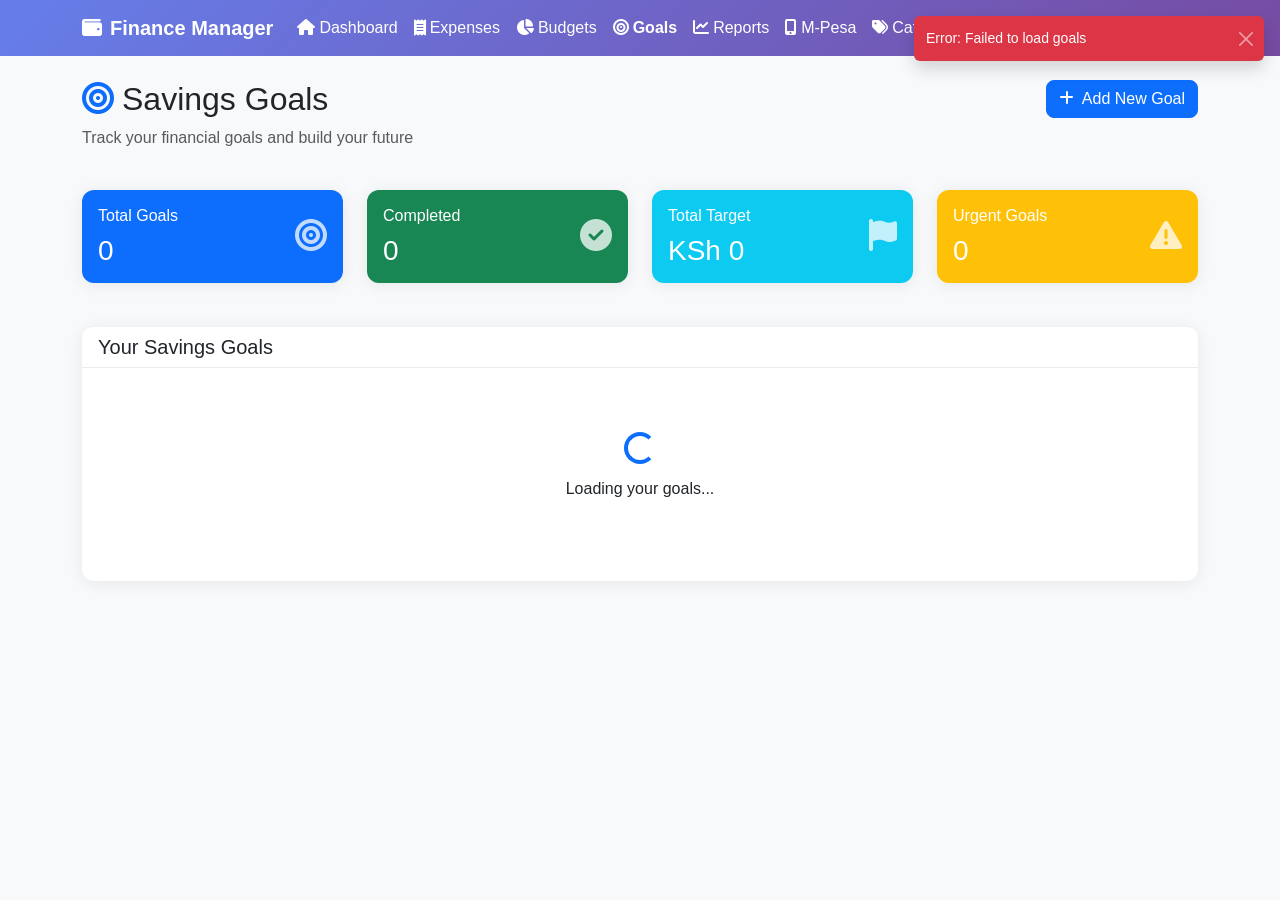
<file: frontend/goals.html>
<!DOCTYPE html>
<html lang="en">
<head>
    <meta charset="UTF-8">
    <meta name="viewport" content="width=device-width, initial-scale=1.0">
    <title>Savings Goals - Personal Finance Manager</title>
    <link href="https://cdn.jsdelivr.net/npm/bootstrap@5.3.0/dist/css/bootstrap.min.css" rel="stylesheet">
    <link href="https://cdnjs.cloudflare.com/ajax/libs/font-awesome/6.4.0/css/all.min.css" rel="stylesheet">
    <link href="../assets/css/style.css" rel="stylesheet">
</head>
<body>
    <!-- Navigation -->
    <nav class="navbar navbar-expand-lg" style="background:linear-gradient(135deg,#667eea,#764ba2);">
        <div class="container">
            <a class="navbar-brand text-white fw-bold" href="dashboard.html">
                <i class="fas fa-wallet me-2"></i>Finance Manager
            </a>
            <button class="navbar-toggler border-0" type="button" data-bs-toggle="collapse" data-bs-target="#navbarNav">
                <span class="navbar-toggler-icon"></span>
            </button>
            <div class="collapse navbar-collapse" id="navbarNav">
                <ul class="navbar-nav me-auto">
                    <li class="nav-item"><a class="nav-link text-white" href="dashboard.html"><i class="fas fa-home me-1"></i>Dashboard</a></li>
                    <li class="nav-item"><a class="nav-link text-white" href="expenses.html"><i class="fas fa-receipt me-1"></i>Expenses</a></li>
                    <li class="nav-item"><a class="nav-link text-white" href="budgets.php"><i class="fas fa-chart-pie me-1"></i>Budgets</a></li>
                    <li class="nav-item"><a class="nav-link text-white fw-semibold active" href="goals.html"><i class="fas fa-bullseye me-1"></i>Goals</a></li>
                    <li class="nav-item"><a class="nav-link text-white" href="reports.html"><i class="fas fa-chart-line me-1"></i>Reports</a></li>
                    <li class="nav-item"><a class="nav-link text-white" href="mpesa.html"><i class="fas fa-mobile-alt me-1"></i>M-Pesa</a></li>
                    <li class="nav-item"><a class="nav-link text-white" href="categories.php"><i class="fas fa-tags me-1"></i>Categories</a></li>
                </ul>
                <ul class="navbar-nav">
                    <li class="nav-item dropdown">
                        <a class="nav-link dropdown-toggle text-white" href="#" role="button" data-bs-toggle="dropdown" id="user-dropdown">
                            <i class="fas fa-user-circle me-1"></i>Loading...
                        </a>
                        <ul class="dropdown-menu dropdown-menu-end">
                            <li><a class="dropdown-item" href="profile.html"><i class="fas fa-user me-2"></i>My Profile</a></li>
                            <li><hr class="dropdown-divider"></li>
                            <li><a class="dropdown-item text-danger" href="../backend/auth/logout.php"><i class="fas fa-sign-out-alt me-2"></i>Logout</a></li>
                        </ul>
                    </li>
                </ul>
            </div>
        </div>
    </nav>

    <div class="container mt-4">
        <!-- Page Header -->
        <div class="row mb-4">
            <div class="col-md-8">
                <h2><i class="fas fa-bullseye text-primary me-2"></i>Savings Goals</h2>
                <p class="text-muted">Track your financial goals and build your future</p>
            </div>
            <div class="col-md-4 text-end">
                <button class="btn btn-primary" data-bs-toggle="modal" data-bs-target="#addGoalModal">
                    <i class="fas fa-plus me-2"></i>Add New Goal
                </button>
            </div>
        </div>

        <!-- Goals Summary Cards -->
        <div class="row mb-4" id="goalsSummary">
            <div class="col-md-3">
                <div class="card bg-primary text-white">
                    <div class="card-body">
                        <div class="d-flex justify-content-between">
                            <div>
                                <h6 class="card-title">Total Goals</h6>
                                <h3 class="mb-0 counter" data-target="0">0</h3>
                            </div>
                            <div class="align-self-center">
                                <i class="fas fa-bullseye fa-2x opacity-75"></i>
                            </div>
                        </div>
                    </div>
                </div>
            </div>
            <div class="col-md-3">
                <div class="card bg-success text-white">
                    <div class="card-body">
                        <div class="d-flex justify-content-between">
                            <div>
                                <h6 class="card-title">Completed</h6>
                                <h3 class="mb-0 counter" data-target="0">0</h3>
                            </div>
                            <div class="align-self-center">
                                <i class="fas fa-check-circle fa-2x opacity-75"></i>
                            </div>
                        </div>
                    </div>
                </div>
            </div>
            <div class="col-md-3">
                <div class="card bg-info text-white">
                    <div class="card-body">
                        <div class="d-flex justify-content-between">
                            <div>
                                <h6 class="card-title">Total Target</h6>
                                <h3 class="mb-0">KSh <span class="counter" data-target="0">0</span></h3>
                            </div>
                            <div class="align-self-center">
                                <i class="fas fa-flag fa-2x opacity-75"></i>
                            </div>
                        </div>
                    </div>
                </div>
            </div>
            <div class="col-md-3">
                <div class="card bg-warning text-white">
                    <div class="card-body">
                        <div class="d-flex justify-content-between">
                            <div>
                                <h6 class="card-title">Urgent Goals</h6>
                                <h3 class="mb-0 counter" data-target="0">0</h3>
                            </div>
                            <div class="align-self-center">
                                <i class="fas fa-exclamation-triangle fa-2x opacity-75"></i>
                            </div>
                        </div>
                    </div>
                </div>
            </div>
        </div>

        <!-- Goals List -->
        <div class="card">
            <div class="card-header">
                <h5 class="mb-0">Your Savings Goals</h5>
            </div>
            <div class="card-body">
                <div id="goalsContainer">
                    <div class="text-center py-5">
                        <div class="spinner-border text-primary" role="status">
                            <span class="visually-hidden">Loading...</span>
                        </div>
                        <p class="mt-2">Loading your goals...</p>
                    </div>
                </div>
            </div>
        </div>
    </div>

    <!-- Add Goal Modal -->
    <div class="modal fade" id="addGoalModal" tabindex="-1">
        <div class="modal-dialog">
            <div class="modal-content">
                <div class="modal-header">
                    <h5 class="modal-title">Add New Savings Goal</h5>
                    <button type="button" class="btn-close" data-bs-dismiss="modal"></button>
                </div>
                <form id="addGoalForm">
                    <div class="modal-body">
                        <div class="mb-3">
                            <label for="goalName" class="form-label">Goal Name *</label>
                            <input type="text" class="form-control" id="goalName" name="goal_name" required
                                   placeholder="e.g., Emergency Fund, New Laptop">
                        </div>
                        <div class="mb-3">
                            <label for="targetAmount" class="form-label">Target Amount (KSh) *</label>
                            <input type="number" class="form-control" id="targetAmount" name="target_amount" 
                                   step="0.01" min="1" required placeholder="50000">
                        </div>
                        <div class="mb-3">
                            <label for="deadline" class="form-label">Target Date *</label>
                            <input type="date" class="form-control" id="deadline" name="deadline" required>
                        </div>
                        <div class="mb-3">
                            <label for="description" class="form-label">Description</label>
                            <textarea class="form-control" id="description" name="description" rows="3"
                                      placeholder="Why is this goal important to you?"></textarea>
                        </div>
                    </div>
                    <div class="modal-footer">
                        <button type="button" class="btn btn-secondary" data-bs-dismiss="modal">Cancel</button>
                        <button type="submit" class="btn btn-primary">
                            <i class="fas fa-plus me-2"></i>Create Goal
                        </button>
                    </div>
                </form>
            </div>
        </div>
    </div>

    <!-- Add Contribution Modal -->
    <div class="modal fade" id="addContributionModal" tabindex="-1">
        <div class="modal-dialog">
            <div class="modal-content">
                <div class="modal-header">
                    <h5 class="modal-title">Add Contribution</h5>
                    <button type="button" class="btn-close" data-bs-dismiss="modal"></button>
                </div>
                <form id="addContributionForm">
                    <div class="modal-body">
                        <input type="hidden" id="contributionGoalId" name="goal_id">
                        <div class="mb-3">
                            <label for="contributionAmount" class="form-label">Amount (KSh) *</label>
                            <input type="number" class="form-control" id="contributionAmount" name="amount" 
                                   step="0.01" min="1" required placeholder="1000">
                        </div>
                        <div class="mb-3">
                            <label for="contributionDate" class="form-label">Date *</label>
                            <input type="date" class="form-control" id="contributionDate" name="contribution_date" required>
                        </div>
                        <div class="mb-3">
                            <label for="contributionDescription" class="form-label">Description</label>
                            <input type="text" class="form-control" id="contributionDescription" name="description"
                                   placeholder="e.g., Monthly savings, Bonus money">
                        </div>
                    </div>
                    <div class="modal-footer">
                        <button type="button" class="btn btn-secondary" data-bs-dismiss="modal">Cancel</button>
                        <button type="submit" class="btn btn-success">
                            <i class="fas fa-plus me-2"></i>Add Contribution
                        </button>
                    </div>
                </form>
            </div>
        </div>
    </div>

    <!-- Goal Details Modal -->
    <div class="modal fade" id="goalDetailsModal" tabindex="-1">
        <div class="modal-dialog modal-lg">
            <div class="modal-content">
                <div class="modal-header">
                    <h5 class="modal-title" id="goalDetailsTitle">Goal Details</h5>
                    <button type="button" class="btn-close" data-bs-dismiss="modal"></button>
                </div>
                <div class="modal-body" id="goalDetailsBody">
                    <!-- Content loaded dynamically -->
                </div>
            </div>
        </div>
    </div>

    <script src="https://cdn.jsdelivr.net/npm/bootstrap@5.3.0/dist/js/bootstrap.bundle.min.js"></script>
    <script src="../assets/js/main.js"></script>
    <script>
        let goals = [];

        // Initialize page
        document.addEventListener('DOMContentLoaded', function() {
            loadUserInfo();
            loadGoals();
            loadGoalsSummary();
            setupEventListeners();
            
            // Set default date to today
            document.getElementById('contributionDate').value = new Date().toISOString().split('T')[0];
            
            // Set minimum deadline to tomorrow
            const tomorrow = new Date();
            tomorrow.setDate(tomorrow.getDate() + 1);
            document.getElementById('deadline').min = tomorrow.toISOString().split('T')[0];
        });

        function setupEventListeners() {
            // Add goal form
            document.getElementById('addGoalForm').addEventListener('submit', handleAddGoal);
            
            // Add contribution form
            document.getElementById('addContributionForm').addEventListener('submit', handleAddContribution);
        }

        async function loadGoals() {
            try {
                const response = await fetch('../backend/api/goals.php?action=list');
                if (!response.ok) throw new Error('Failed to load goals');
                
                goals = await response.json();
                displayGoals();
            } catch (error) {
                console.error('Error loading goals:', error);
                showError('Failed to load goals');
            }
        }

        async function loadGoalsSummary() {
            try {
                const response = await fetch('../backend/api/goals.php?action=summary');
                if (!response.ok) throw new Error('Failed to load summary');
                
                const summary = await response.json();
                displaySummary(summary);
            } catch (error) {
                console.error('Error loading summary:', error);
            }
        }

        function displaySummary(summary) {
            const cards = document.querySelectorAll('#goalsSummary .counter');
            cards[0].textContent = summary.total_goals || 0;
            cards[0].setAttribute('data-target', summary.total_goals || 0);
            
            cards[1].textContent = summary.completed_goals || 0;
            cards[1].setAttribute('data-target', summary.completed_goals || 0);
            
            cards[2].textContent = summary.total_target || '0';
            
            cards[3].textContent = summary.urgent_goals || 0;
            cards[3].setAttribute('data-target', summary.urgent_goals || 0);
        }

        function displayGoals() {
            const container = document.getElementById('goalsContainer');
            
            if (goals.length === 0) {
                container.innerHTML = `
                    <div class="text-center py-5">
                        <i class="fas fa-bullseye fa-3x text-muted mb-3"></i>
                        <h5>No Savings Goals Yet</h5>
                        <p class="text-muted">Start building your financial future by setting your first savings goal!</p>
                        <button class="btn btn-primary" data-bs-toggle="modal" data-bs-target="#addGoalModal">
                            <i class="fas fa-plus me-2"></i>Add Your First Goal
                        </button>
                    </div>
                `;
                return;
            }

            const goalsHtml = goals.map(goal => {
                const statusClass = {
                    'Completed': 'success',
                    'On Track': 'primary',
                    'Urgent': 'warning',
                    'Overdue': 'danger'
                }[goal.status] || 'secondary';

                const progressClass = goal.progress_percentage >= 100 ? 'bg-success' : 
                                    goal.progress_percentage >= 75 ? 'bg-info' :
                                    goal.progress_percentage >= 50 ? 'bg-warning' : 'bg-primary';

                return `
                    <div class="card mb-3 goal-card" data-goal-id="${goal.goal_id}">
                        <div class="card-body">
                            <div class="row align-items-center">
                                <div class="col-md-6">
                                    <h5 class="card-title mb-1">
                                        ${goal.goal_name}
                                        <span class="badge bg-${statusClass} ms-2">${goal.status}</span>
                                    </h5>
                                    <p class="text-muted mb-2">${goal.description || 'No description'}</p>
                                    <small class="text-muted">
                                        <i class="fas fa-calendar me-1"></i>Target: ${goal.deadline}
                                        ${goal.days_remaining !== null ? 
                                            (goal.days_remaining >= 0 ? 
                                                `(${goal.days_remaining} days left)` : 
                                                `(${Math.abs(goal.days_remaining)} days overdue)`
                                            ) : ''
                                        }
                                    </small>
                                </div>
                                <div class="col-md-4">
                                    <div class="mb-2">
                                        <div class="d-flex justify-content-between mb-1">
                                            <small>Progress</small>
                                            <small>${goal.progress_percentage}%</small>
                                        </div>
                                        <div class="progress">
                                            <div class="progress-bar ${progressClass}" 
                                                 style="width: ${Math.min(goal.progress_percentage, 100)}%"></div>
                                        </div>
                                    </div>
                                    <div class="text-center">
                                        <strong>KSh ${goal.current_amount}</strong> / KSh ${goal.target_amount}
                                        <br>
                                        <small class="text-muted">KSh ${goal.remaining_amount} remaining</small>
                                    </div>
                                </div>
                                <div class="col-md-2 text-end">
                                    <div class="btn-group-vertical">
                                        <button class="btn btn-sm btn-success mb-1" 
                                                onclick="openContributionModal(${goal.goal_id}, '${goal.goal_name}')"
                                                ${goal.status === 'Completed' ? 'disabled' : ''}>
                                            <i class="fas fa-plus"></i>
                                        </button>
                                        <button class="btn btn-sm btn-info mb-1" 
                                                onclick="viewGoalDetails(${goal.goal_id})">
                                            <i class="fas fa-eye"></i>
                                        </button>
                                        <button class="btn btn-sm btn-danger" 
                                                onclick="deleteGoal(${goal.goal_id}, '${goal.goal_name}')">
                                            <i class="fas fa-trash"></i>
                                        </button>
                                    </div>
                                </div>
                            </div>
                        </div>
                    </div>
                `;
            }).join('');

            container.innerHTML = goalsHtml;
        }

        async function handleAddGoal(e) {
            e.preventDefault();
            
            const formData = new FormData(e.target);
            const goalData = {
                action: 'create_goal',
                goal_name: formData.get('goal_name'),
                target_amount: formData.get('target_amount'),
                deadline: formData.get('deadline'),
                description: formData.get('description')
            };

            try {
                const response = await fetch('../backend/api/goals.php', {
                    method: 'POST',
                    headers: { 'Content-Type': 'application/json' },
                    body: JSON.stringify(goalData)
                });

                const result = await response.json();
                
                if (result.success) {
                    showSuccess(result.message);
                    bootstrap.Modal.getInstance(document.getElementById('addGoalModal')).hide();
                    e.target.reset();
                    loadGoals();
                    loadGoalsSummary();
                } else {
                    showError(result.error);
                }
            } catch (error) {
                console.error('Error adding goal:', error);
                showError('Failed to add goal');
            }
        }

        function openContributionModal(goalId, goalName) {
            document.getElementById('contributionGoalId').value = goalId;
            document.querySelector('#addContributionModal .modal-title').textContent = `Add Contribution to ${goalName}`;
            new bootstrap.Modal(document.getElementById('addContributionModal')).show();
        }

        async function handleAddContribution(e) {
            e.preventDefault();
            
            const formData = new FormData(e.target);
            const contributionData = {
                action: 'add_contribution',
                goal_id: formData.get('goal_id'),
                amount: formData.get('amount'),
                contribution_date: formData.get('contribution_date'),
                description: formData.get('description')
            };

            try {
                const response = await fetch('../backend/api/goals.php', {
                    method: 'POST',
                    headers: { 'Content-Type': 'application/json' },
                    body: JSON.stringify(contributionData)
                });

                const result = await response.json();
                
                if (result.success) {
                    showSuccess(result.message);
                    bootstrap.Modal.getInstance(document.getElementById('addContributionModal')).hide();
                    e.target.reset();
                    loadGoals();
                    loadGoalsSummary();
                } else {
                    showError(result.error);
                }
            } catch (error) {
                console.error('Error adding contribution:', error);
                showError('Failed to add contribution');
            }
        }

        async function viewGoalDetails(goalId) {
            try {
                const response = await fetch(`../backend/api/goals.php?action=contributions&goal_id=${goalId}`);
                const contributions = await response.json();
                
                const goal = goals.find(g => g.goal_id == goalId);
                if (!goal) return;

                const contributionsHtml = contributions.length > 0 ? 
                    contributions.map(c => `
                        <tr>
                            <td>${c.contribution_date}</td>
                            <td>KSh ${c.amount}</td>
                            <td>${c.description || '-'}</td>
                        </tr>
                    `).join('') : 
                    '<tr><td colspan="3" class="text-center text-muted">No contributions yet</td></tr>';

                document.getElementById('goalDetailsTitle').textContent = goal.goal_name;
                document.getElementById('goalDetailsBody').innerHTML = `
                    <div class="row mb-4">
                        <div class="col-md-6">
                            <h6>Goal Information</h6>
                            <p><strong>Target Amount:</strong> KSh ${goal.target_amount}</p>
                            <p><strong>Current Amount:</strong> KSh ${goal.current_amount}</p>
                            <p><strong>Remaining:</strong> KSh ${goal.remaining_amount}</p>
                            <p><strong>Deadline:</strong> ${goal.deadline}</p>
                            <p><strong>Status:</strong> <span class="badge bg-primary">${goal.status}</span></p>
                        </div>
                        <div class="col-md-6">
                            <h6>Progress</h6>
                            <div class="progress mb-2" style="height: 20px;">
                                <div class="progress-bar bg-success" style="width: ${goal.progress_percentage}%">
                                    ${goal.progress_percentage}%
                                </div>
                            </div>
                            <p><strong>Description:</strong> ${goal.description || 'No description'}</p>
                        </div>
                    </div>
                    <h6>Contribution History</h6>
                    <div class="table-responsive">
                        <table class="table table-sm">
                            <thead>
                                <tr>
                                    <th>Date</th>
                                    <th>Amount</th>
                                    <th>Description</th>
                                </tr>
                            </thead>
                            <tbody>
                                ${contributionsHtml}
                            </tbody>
                        </table>
                    </div>
                `;

                new bootstrap.Modal(document.getElementById('goalDetailsModal')).show();
            } catch (error) {
                console.error('Error loading goal details:', error);
                showError('Failed to load goal details');
            }
        }

        async function deleteGoal(goalId, goalName) {
            if (!confirm(`Are you sure you want to delete the goal "${goalName}"? This will also delete all contributions.`)) {
                return;
            }

            try {
                const response = await fetch('../backend/api/goals.php', {
                    method: 'DELETE',
                    headers: { 'Content-Type': 'application/json' },
                    body: JSON.stringify({ goal_id: goalId })
                });

                const result = await response.json();
                
                if (result.success) {
                    showSuccess(result.message);
                    loadGoals();
                    loadGoalsSummary();
                } else {
                    showError(result.error);
                }
            } catch (error) {
                console.error('Error deleting goal:', error);
                showError('Failed to delete goal');
            }
        }

        function showSuccess(message) {
            showToast(message, 'success');
        }

        function showError(message) {
            showToast('Error: ' + message, 'danger');
        }

        function showToast(message, type) {
            const toastId = 'toast-' + Date.now();
            const html = `
                <div id="${toastId}" class="toast align-items-center text-white bg-${type} border-0 position-fixed top-0 end-0 m-3" role="alert" style="z-index:9999">
                    <div class="d-flex">
                        <div class="toast-body">${message}</div>
                        <button type="button" class="btn-close btn-close-white me-2 m-auto" data-bs-dismiss="toast"></button>
                    </div>
                </div>`;
            document.body.insertAdjacentHTML('beforeend', html);
            const toastEl = document.getElementById(toastId);
            const toast = new bootstrap.Toast(toastEl, { delay: 4000 });
            toast.show();
            toastEl.addEventListener('hidden.bs.toast', () => toastEl.remove());
        }

        async function loadUserInfo() {
            try {
                const response = await fetch('../backend/api/user.php');
                const data = await response.json();
                if (!data.authenticated) {
                    window.location.href = 'login.php';
                    return;
                }
                document.getElementById('user-dropdown').innerHTML = `<i class="fas fa-user-circle me-1"></i>${data.user_name}`;
            } catch (e) { console.error('User info error', e); }
        }
    </script>
</body>
</html>
</file>
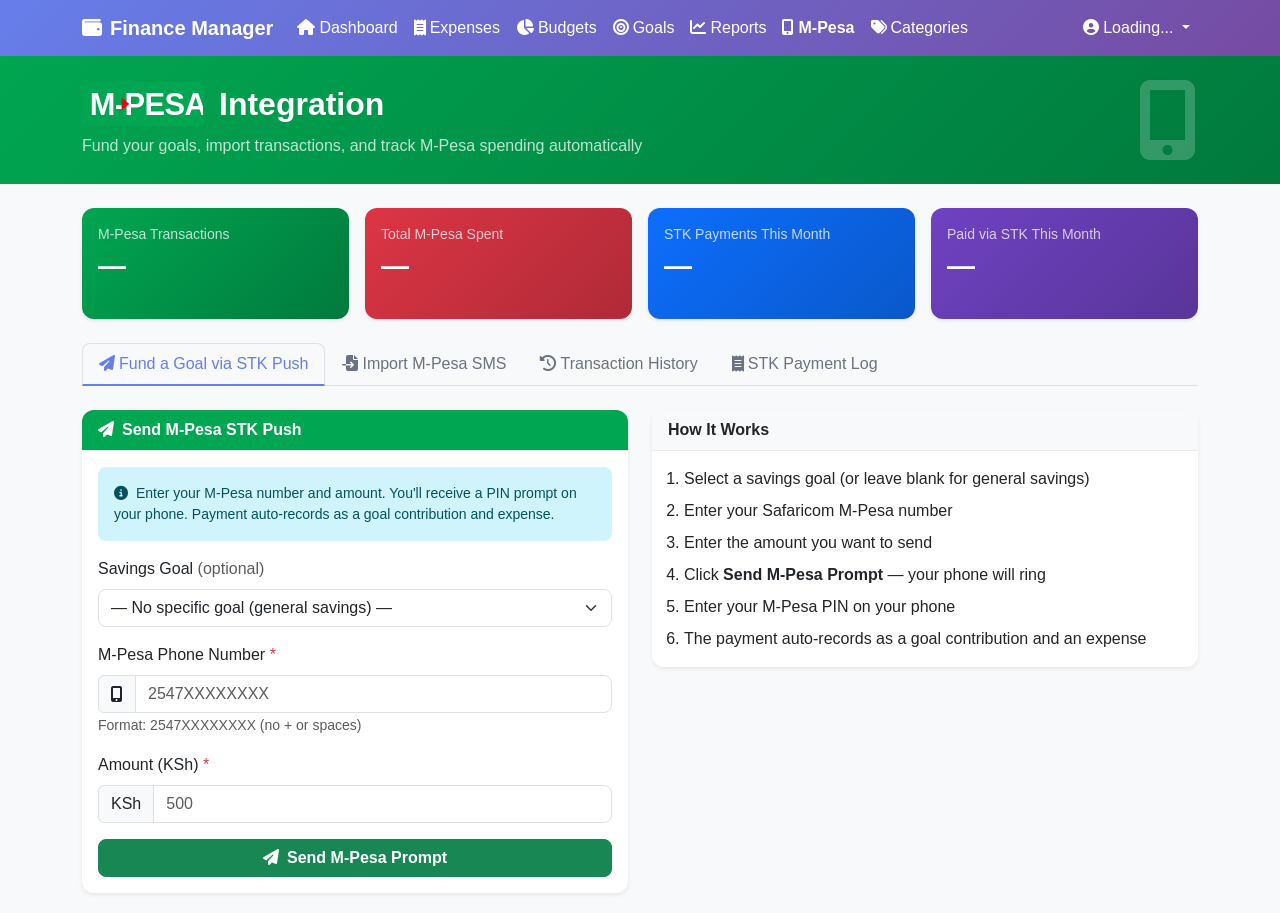
<file: frontend/mpesa.html>
<!DOCTYPE html>
<html lang="en">
<head>
    <meta charset="UTF-8">
    <meta name="viewport" content="width=device-width, initial-scale=1.0">
    <meta http-equiv="Cache-Control" content="no-cache, no-store, must-revalidate">
    <meta http-equiv="Pragma" content="no-cache">
    <meta http-equiv="Expires" content="0">
    <title>M-Pesa — Personal Finance Manager</title>
    <link href="https://cdn.jsdelivr.net/npm/bootstrap@5.3.0/dist/css/bootstrap.min.css" rel="stylesheet">
    <link href="https://cdnjs.cloudflare.com/ajax/libs/font-awesome/6.4.0/css/all.min.css" rel="stylesheet">
    <link rel="stylesheet" href="../assets/css/style.css?v=2">
    <style>
        .mpesa-green { background: linear-gradient(135deg,#00a651,#007a3d); }
        .mpesa-badge { background:#00a651; }
        .sms-textarea { font-family: monospace; font-size: 0.82rem; background:#f8f9fa; }
        .tx-type-sent       { color:#dc3545; }
        .tx-type-received   { color:#198754; }
        .tx-type-paybill    { color:#0d6efd; }
        .tx-type-till       { color:#6f42c1; }
        .tx-type-withdrawal { color:#fd7e14; }
        .tx-type-airtime    { color:#20c997; }
        .status-pending     { color:#f59e0b; }
        .status-completed   { color:#198754; }
        .status-failed      { color:#dc3545; }
        .status-cancelled   { color:#6c757d; }
        .poll-spinner { display:none; }
    </style>
</head>
<body>

<!-- Navigation -->
<nav class="navbar navbar-expand-lg" style="background:linear-gradient(135deg,#667eea,#764ba2);">
    <div class="container">
        <a class="navbar-brand text-white fw-bold" href="dashboard.html">
            <i class="fas fa-wallet me-2"></i>Finance Manager
        </a>
        <button class="navbar-toggler border-0" type="button" data-bs-toggle="collapse" data-bs-target="#navbarNav">
            <span class="navbar-toggler-icon"></span>
        </button>
        <div class="collapse navbar-collapse" id="navbarNav">
            <ul class="navbar-nav me-auto">
                <li class="nav-item"><a class="nav-link text-white" href="dashboard.html"><i class="fas fa-home me-1"></i>Dashboard</a></li>
                <li class="nav-item"><a class="nav-link text-white" href="expenses.html"><i class="fas fa-receipt me-1"></i>Expenses</a></li>
                <li class="nav-item"><a class="nav-link text-white" href="budgets.php"><i class="fas fa-chart-pie me-1"></i>Budgets</a></li>
                <li class="nav-item"><a class="nav-link text-white" href="goals.html"><i class="fas fa-bullseye me-1"></i>Goals</a></li>
                <li class="nav-item"><a class="nav-link text-white" href="reports.html"><i class="fas fa-chart-line me-1"></i>Reports</a></li>
                <li class="nav-item"><a class="nav-link text-white fw-semibold active" href="mpesa.html"><i class="fas fa-mobile-alt me-1"></i>M-Pesa</a></li>
                <li class="nav-item"><a class="nav-link text-white" href="categories.php"><i class="fas fa-tags me-1"></i>Categories</a></li>
            </ul>
            <ul class="navbar-nav">
                <li class="nav-item dropdown">
                    <a class="nav-link dropdown-toggle text-white" href="#" role="button" data-bs-toggle="dropdown" id="user-dropdown">
                        <i class="fas fa-user-circle me-1"></i>Loading...
                    </a>
                    <ul class="dropdown-menu dropdown-menu-end">
                        <li><a class="dropdown-item" href="profile.html"><i class="fas fa-user me-2"></i>My Profile</a></li>
                        <li><hr class="dropdown-divider"></li>
                        <li><a class="dropdown-item text-danger" href="../backend/auth/logout.php"><i class="fas fa-sign-out-alt me-2"></i>Logout</a></li>
                    </ul>
                </li>
            </ul>
        </div>
    </div>
</nav>

<!-- Page Header -->
<div class="mpesa-green text-white py-4">
    <div class="container">
        <div class="row align-items-center">
            <div class="col-md-8">
                <div class="d-flex align-items-center gap-3 mb-2">
                    <!-- M-Pesa logo — inline SVG, no external dependency -->
                    <svg xmlns="http://www.w3.org/2000/svg" viewBox="0 0 220 80"
                         style="height:44px; width:auto; flex-shrink:0;" aria-label="M-Pesa">
                        <rect width="220" height="80" rx="8" fill="#00a651"/>
                        <text x="14" y="60" font-family="'Arial Black',Arial,sans-serif"
                              font-weight="900" font-size="56" fill="white" letter-spacing="-1">M-PESA</text>
                        <!-- red arrow accent between M and P -->
                        <polygon points="72,28 86,40 72,52" fill="#e30613"/>
                    </svg>
                    <h2 class="mb-0 fw-bold">Integration</h2>
                </div>
                <p class="mb-0 opacity-75">Fund your goals, import transactions, and track M-Pesa spending automatically</p>
            </div>
            <div class="col-md-4 text-end d-none d-md-block">
                <i class="fas fa-mobile-alt" style="font-size:5rem; opacity:0.2;"></i>
            </div>
        </div>
    </div>
</div>

<div class="container mt-4">

    <!-- Summary Stats -->
    <div class="row g-3 mb-4" id="mpesa-stats">
        <div class="col-md-3">
            <div class="card h-100 border-0 shadow-sm" style="background:linear-gradient(135deg,#00a651,#007a3d);color:white;">
                <div class="card-body">
                    <p class="mb-1 opacity-75 small">M-Pesa Transactions</p>
                    <h3 id="stat-tx-count" class="fw-bold mb-0">—</h3>
                </div>
            </div>
        </div>
        <div class="col-md-3">
            <div class="card h-100 border-0 shadow-sm" style="background:linear-gradient(135deg,#dc3545,#b02a37);color:white;">
                <div class="card-body">
                    <p class="mb-1 opacity-75 small">Total M-Pesa Spent</p>
                    <h3 id="stat-total" class="fw-bold mb-0">—</h3>
                </div>
            </div>
        </div>
        <div class="col-md-3">
            <div class="card h-100 border-0 shadow-sm" style="background:linear-gradient(135deg,#0d6efd,#0a58ca);color:white;">
                <div class="card-body">
                    <p class="mb-1 opacity-75 small">STK Payments This Month</p>
                    <h3 id="stat-payments" class="fw-bold mb-0">—</h3>
                </div>
            </div>
        </div>
        <div class="col-md-3">
            <div class="card h-100 border-0 shadow-sm" style="background:linear-gradient(135deg,#6f42c1,#59359a);color:white;">
                <div class="card-body">
                    <p class="mb-1 opacity-75 small">Paid via STK This Month</p>
                    <h3 id="stat-paid-month" class="fw-bold mb-0">—</h3>
                </div>
            </div>
        </div>
    </div>

    <!-- Tabs -->
    <ul class="nav nav-tabs mb-4" id="mpesaTabs" role="tablist">
        <li class="nav-item" role="presentation">
            <button class="nav-link active" data-bs-toggle="tab" data-bs-target="#tab-fund" type="button">
                <i class="fas fa-paper-plane me-1"></i>Fund a Goal via STK Push
            </button>
        </li>
        <li class="nav-item" role="presentation">
            <button class="nav-link" data-bs-toggle="tab" data-bs-target="#tab-import" type="button">
                <i class="fas fa-file-import me-1"></i>Import M-Pesa SMS
            </button>
        </li>
        <li class="nav-item" role="presentation">
            <button class="nav-link" data-bs-toggle="tab" data-bs-target="#tab-history" type="button">
                <i class="fas fa-history me-1"></i>Transaction History
            </button>
        </li>
        <li class="nav-item" role="presentation">
            <button class="nav-link" data-bs-toggle="tab" data-bs-target="#tab-payments" type="button">
                <i class="fas fa-receipt me-1"></i>STK Payment Log
            </button>
        </li>
    </ul>

    <div class="tab-content" id="mpesaTabContent">

        <!-- TAB 1: Fund Goal via STK Push -->
        <div class="tab-pane fade show active" id="tab-fund" role="tabpanel">
            <div class="row">
                <div class="col-md-6">
                    <div class="card border-0 shadow-sm">
                        <div class="card-header fw-semibold" style="background:#00a651;color:white;">
                            <i class="fas fa-paper-plane me-2"></i>Send M-Pesa STK Push
                        </div>
                        <div class="card-body">
                            <div class="alert alert-info small">
                                <i class="fas fa-info-circle me-1"></i>
                                Enter your M-Pesa number and amount. You'll receive a PIN prompt on your phone. Payment auto-records as a goal contribution and expense.
                            </div>
                            <form id="stkForm">
                                <div class="mb-3">
                                    <label class="form-label">Savings Goal <span class="text-muted">(optional)</span></label>
                                    <select class="form-select" id="stk-goal-id" name="goal_id">
                                        <option value="">— No specific goal (general savings) —</option>
                                    </select>
                                </div>
                                <div class="mb-3">
                                    <label class="form-label">M-Pesa Phone Number <span class="text-danger">*</span></label>
                                    <div class="input-group">
                                        <span class="input-group-text"><i class="fas fa-mobile-alt"></i></span>
                                        <input type="text" class="form-control" id="stk-phone" placeholder="2547XXXXXXXX" maxlength="12" required>
                                    </div>
                                    <small class="text-muted">Format: 2547XXXXXXXX (no + or spaces)</small>
                                </div>
                                <div class="mb-3">
                                    <label class="form-label">Amount (KSh) <span class="text-danger">*</span></label>
                                    <div class="input-group">
                                        <span class="input-group-text">KSh</span>
                                        <input type="number" class="form-control" id="stk-amount" min="1" max="150000" step="1" placeholder="500" required>
                                    </div>
                                </div>
                                <button type="submit" class="btn btn-success w-100 fw-semibold" id="stk-btn">
                                    <i class="fas fa-paper-plane me-2"></i>Send M-Pesa Prompt
                                </button>
                            </form>
                        </div>
                    </div>
                </div>
                <div class="col-md-6">
                    <!-- Payment status card -->
                    <div class="card border-0 shadow-sm h-100" id="stk-status-card" style="display:none!important;">
                        <div class="card-header fw-semibold bg-light">Payment Status</div>
                        <div class="card-body text-center">
                            <div id="stk-status-pending" class="py-4">
                                <div class="spinner-border text-success mb-3" role="status" style="width: 3rem; height: 3rem;"></div>
                                <h5 class="mb-2">Waiting for confirmation…</h5>
                                <p class="text-muted mb-1">Check your phone and enter your M-Pesa PIN</p>
                                <p class="text-muted small fw-bold" id="poll-countdown"></p>
                                <div class="alert alert-info mt-3 small">
                                    <i class="fas fa-info-circle me-1"></i>
                                    <strong>What to do:</strong>
                                    <ol class="mb-0 mt-2 ps-3 text-start">
                                        <li>Check your phone for M-Pesa prompt</li>
                                        <li>Enter your M-Pesa PIN</li>
                                        <li>Wait for confirmation (automatic)</li>
                                    </ol>
                                </div>
                            </div>
                            <div id="stk-status-completed" style="display:none;" class="py-4">
                                <i class="fas fa-check-circle text-success" style="font-size:4rem;"></i>
                                <h4 class="mt-3 text-success fw-bold">Payment Successful!</h4>
                                <div id="stk-receipt-display" class="alert alert-success mt-3 mb-2"></div>
                                <p class="text-muted small">
                                    <i class="fas fa-check-circle text-success me-1"></i>Goal contribution recorded<br>
                                    <i class="fas fa-check-circle text-success me-1"></i>Expense created<br>
                                    <i class="fas fa-sync-alt text-info me-1"></i>Refreshing in 3 seconds...
                                </p>
                                <a href="goals.html" class="btn btn-success mt-2">
                                    <i class="fas fa-bullseye me-2"></i>View Goals
                                </a>
                                <a href="expenses.html" class="btn btn-outline-success mt-2">
                                    <i class="fas fa-receipt me-2"></i>View Expenses
                                </a>
                            </div>
                            <div id="stk-status-failed" style="display:none;" class="py-4">
                                <i class="fas fa-times-circle text-danger" style="font-size:4rem;"></i>
                                <h4 class="mt-3 text-danger">Payment Failed</h4>
                                <div id="stk-fail-reason" class="text-muted mt-2 mb-3"></div>
                                <button class="btn btn-danger mt-2" onclick="resetStkForm()">
                                    <i class="fas fa-redo me-2"></i>Try Again
                                </button>
                            </div>
                        </div>
                    </div>
                    <!-- How it works -->
                    <div class="card border-0 shadow-sm" id="stk-how-card">
                        <div class="card-header bg-light fw-semibold">How It Works</div>
                        <div class="card-body">
                            <ol class="mb-0 ps-3">
                                <li class="mb-2">Select a savings goal (or leave blank for general savings)</li>
                                <li class="mb-2">Enter your Safaricom M-Pesa number</li>
                                <li class="mb-2">Enter the amount you want to send</li>
                                <li class="mb-2">Click <strong>Send M-Pesa Prompt</strong> — your phone will ring</li>
                                <li class="mb-2">Enter your M-Pesa PIN on your phone</li>
                                <li>The payment auto-records as a goal contribution and an expense</li>
                            </ol>
                        </div>
                    </div>
                </div>
            </div>
        </div>

        <!-- TAB 2: Import M-Pesa SMS -->
        <div class="tab-pane fade" id="tab-import" role="tabpanel">
            <div class="row">
                <div class="col-md-7">
                    <div class="card border-0 shadow-sm">
                        <div class="card-header fw-semibold bg-dark text-white">
                            <i class="fas fa-sms me-2"></i>Paste M-Pesa SMS Messages
                        </div>
                        <div class="card-body">
                            <div class="alert alert-warning small mb-3">
                                <i class="fas fa-lightbulb me-1"></i>
                                Copy SMS messages from your M-Pesa messages folder and paste them below. Each SMS on a new line or separated by a blank line. The system auto-detects the transaction type and categorises it.
                            </div>
                            <div class="mb-3">
                                <label class="form-label">SMS Messages</label>
                                <textarea class="form-control sms-textarea" id="sms-input" rows="10"
                                    placeholder="Paste your M-Pesa SMS messages here. Example:&#10;&#10;QGH7KLMN23 confirmed. Ksh2,500.00 paid to KPLC PREPAID for account 1234567890 on 8/8/26 at 10:30 AM. New M-PESA balance is Ksh12,500.00. Transaction cost, Ksh0.00.&#10;&#10;PQR456ST78 confirmed. Ksh350.00 paid to NAIVAS SUPERMARKET. on 8/8/26 at 2:15 PM. New M-PESA balance is Ksh12,150.00."></textarea>
                            </div>
                            <div class="d-flex gap-2">
                                <button class="btn btn-secondary" onclick="parseSms(false)">
                                    <i class="fas fa-search me-1"></i>Preview Only
                                </button>
                                <button class="btn btn-success" onclick="parseSms(true)">
                                    <i class="fas fa-file-import me-1"></i>Parse &amp; Import as Expenses
                                </button>
                            </div>
                        </div>
                    </div>
                </div>
                <div class="col-md-5">
                    <div class="card border-0 shadow-sm">
                        <div class="card-header bg-light fw-semibold">Supported SMS Formats</div>
                        <div class="card-body small">
                            <p class="mb-2"><span class="badge bg-danger">SENT</span> Money sent to a person</p>
                            <p class="mb-2"><span class="badge bg-success">RECEIVED</span> Money received (not imported as expense)</p>
                            <p class="mb-2"><span class="badge bg-primary">PAYBILL</span> Paid to paybill (KPLC, Zuku, etc.)</p>
                            <p class="mb-2"><span class="badge bg-purple text-white" style="background:#6f42c1;">TILL</span> Bought goods at a store</p>
                            <p class="mb-2"><span class="badge bg-warning text-dark">WITHDRAWAL</span> ATM / Agent withdrawal</p>
                            <p class="mb-3"><span class="badge bg-info text-dark">AIRTIME</span> Airtime purchase</p>
                            <hr>
                            <p class="text-muted mb-0">Duplicate M-Pesa codes are automatically skipped. Amounts are matched to your expense categories.</p>
                        </div>
                    </div>
                </div>
            </div>

            <!-- Parse Results -->
            <div id="sms-results" class="mt-4" style="display:none;">
                <div class="card border-0 shadow-sm">
                    <div class="card-header bg-light d-flex justify-content-between align-items-center">
                        <span class="fw-semibold">Parse Results</span>
                        <span id="sms-result-summary" class="badge bg-success"></span>
                    </div>
                    <div class="card-body p-0">
                        <div class="table-responsive">
                            <table class="table table-hover mb-0" id="sms-result-table">
                                <thead class="table-dark">
                                    <tr><th>Code</th><th>Type</th><th>Amount</th><th>Counterparty</th><th>Date</th><th>Category</th><th>Status</th></tr>
                                </thead>
                                <tbody id="sms-result-body"></tbody>
                            </table>
                        </div>
                    </div>
                </div>
            </div>
        </div>

        <!-- TAB 3: Transaction History -->
        <div class="tab-pane fade" id="tab-history" role="tabpanel">
            <div class="card border-0 shadow-sm">
                <div class="card-header bg-light d-flex justify-content-between align-items-center">
                    <span class="fw-semibold"><i class="fas fa-history me-2"></i>Imported M-Pesa Transactions</span>
                    <a href="expenses.html" class="btn btn-sm btn-outline-primary">View All Expenses</a>
                </div>
                <div class="card-body p-0" id="tx-history-container">
                    <div class="text-center py-5 text-muted">
                        <div class="spinner-border text-success" role="status"></div>
                        <p class="mt-2">Loading transactions…</p>
                    </div>
                </div>
            </div>
        </div>

        <!-- TAB 4: STK Payment Log -->
        <div class="tab-pane fade" id="tab-payments" role="tabpanel">
            <div class="card border-0 shadow-sm">
                <div class="card-header bg-light fw-semibold">
                    <i class="fas fa-receipt me-2"></i>STK Push Payment History
                </div>
                <div class="card-body p-0" id="payment-log-container">
                    <div class="text-center py-5 text-muted">
                        <div class="spinner-border text-success" role="status"></div>
                        <p class="mt-2">Loading payment history…</p>
                    </div>
                </div>
            </div>
        </div>

    </div><!-- /tab-content -->
</div><!-- /container -->

<script src="https://cdn.jsdelivr.net/npm/bootstrap@5.3.0/dist/js/bootstrap.bundle.min.js"></script>
<script>
// ── Utility ──────────────────────────────────────────────────────────────────
function escapeHtml(s) {
    if (!s) return '';
    return String(s).replace(/&/g,'&amp;').replace(/</g,'&lt;').replace(/>/g,'&gt;');
}
function showToast(msg, type = 'success') {
    const id   = 't' + Date.now();
    const html = `<div id="${id}" class="toast align-items-center text-white bg-${type} border-0 position-fixed top-0 end-0 m-3" style="z-index:9999">
        <div class="d-flex"><div class="toast-body">${escapeHtml(msg)}</div>
        <button type="button" class="btn-close btn-close-white me-2 m-auto" data-bs-dismiss="toast"></button></div></div>`;
    document.body.insertAdjacentHTML('beforeend', html);
    const el = document.getElementById(id);
    const t  = new bootstrap.Toast(el, {delay: 5000});
    t.show();
    el.addEventListener('hidden.bs.toast', () => el.remove());
}

// ── Auth / user ───────────────────────────────────────────────────────────────
async function loadUserInfo() {
    const r    = await fetch('../backend/api/user.php');
    const data = await r.json();
    if (!data.authenticated) { window.location.href = 'login.php'; return; }
    document.getElementById('user-dropdown').innerHTML =
        `<i class="fas fa-user-circle me-1"></i>${escapeHtml(data.user_name)}`;
}

// ── Stats ─────────────────────────────────────────────────────────────────────
async function loadStats() {
    try {
        const r    = await fetch('../backend/api/mpesa.php?action=summary');
        const data = await r.json();
        document.getElementById('stat-tx-count').textContent  = data.tx_count ?? 0;
        document.getElementById('stat-total').textContent     = 'KSh ' + (data.total_mpesa ?? '0.00');
        document.getElementById('stat-payments').textContent  = data.payments_this_month ?? 0;
        document.getElementById('stat-paid-month').textContent= 'KSh ' + (data.paid_this_month ?? '0.00');
    } catch(e) { console.error(e); }
}

// ── Load savings goals into STK dropdown ─────────────────────────────────────
async function loadGoals() {
    const r    = await fetch('../backend/api/goals.php?action=list');
    const goals = await r.json();
    const sel   = document.getElementById('stk-goal-id');
    goals.forEach(g => {
        const opt = document.createElement('option');
        opt.value = g.goal_id;
        opt.textContent = g.goal_name + ' (KSh ' + g.remaining_amount + ' remaining)';
        sel.appendChild(opt);
    });
}

// ── STK Push ──────────────────────────────────────────────────────────────────
let pollInterval = null;
let pollSeconds  = 0;

document.getElementById('stkForm').addEventListener('submit', async function(e) {
    e.preventDefault();
    const phone   = document.getElementById('stk-phone').value.trim();
    const amount  = parseFloat(document.getElementById('stk-amount').value);
    const goal_id = document.getElementById('stk-goal-id').value || null;
    const btn     = document.getElementById('stk-btn');

    btn.disabled = true;
    btn.innerHTML = '<span class="spinner-border spinner-border-sm me-2"></span>Sending…';
    
    console.log('[STK] Sending push request...', {phone, amount, goal_id});

    try {
        const r    = await fetch('../backend/mpesa/stk_push.php', {
            method: 'POST',
            headers: { 'Content-Type': 'application/json' },
            body: JSON.stringify({ phone, amount, goal_id })
        });
        const data = await r.json();
        
        console.log('[STK] Response:', data);

        if (data.success) {
            console.log('[STK] Success! Starting polling for payment_id:', data.payment_id);
            showStkStatus('pending');
            startPolling(data.payment_id);
        } else {
            console.error('[STK] Error:', data.error);
            showToast(data.error || 'Failed to send STK push', 'danger');
            btn.disabled = false;
            btn.innerHTML = '<i class="fas fa-paper-plane me-2"></i>Send M-Pesa Prompt';
        }
    } catch(err) {
        console.error('[STK] Network error:', err);
        showToast('Network error. Please try again.', 'danger');
        btn.disabled = false;
        btn.innerHTML = '<i class="fas fa-paper-plane me-2"></i>Send M-Pesa Prompt';
    }
});

function showStkStatus(state) {
    document.getElementById('stk-status-card').style.display = 'block';
    document.getElementById('stk-how-card').style.display    = 'none';
    document.getElementById('stk-status-pending').style.display   = state === 'pending'   ? 'block' : 'none';
    document.getElementById('stk-status-completed').style.display = state === 'completed' ? 'block' : 'none';
    document.getElementById('stk-status-failed').style.display    = state === 'failed'    ? 'block' : 'none';
}

function startPolling(paymentId) {
    console.log('[POLL] Starting polling for payment:', paymentId);
    pollSeconds = 120;
    document.getElementById('poll-countdown').textContent = 'Waiting for confirmation...';

    // Poll every 2 seconds — backend is now instant so this is safe
    pollInterval = setInterval(async () => {
        pollSeconds -= 2;
        if (pollSeconds > 0) {
            document.getElementById('poll-countdown').textContent =
                'Waiting for confirmation... (' + pollSeconds + 's)';
        }

        await checkPaymentStatus(paymentId);

        if (pollSeconds <= 0) {
            clearInterval(pollInterval);
            showStkStatus('failed');
            document.getElementById('stk-fail-reason').innerHTML =
                '<strong>Verification Timeout</strong><br>Check your M-Pesa messages to confirm if payment went through.';
            showToast('⚠️ Timed out. Check your M-Pesa messages.', 'warning');
        }
    }, 2000);

    // Also fire immediately after 2s
    setTimeout(() => checkPaymentStatus(paymentId), 2000);
}

async function checkPaymentStatus(paymentId) {
    try {
        const r = await fetch('../backend/mpesa/payment_status.php?payment_id=' + paymentId);
        const data = await r.json();
        console.log('[POLL] Status check result:', data);
        handlePaymentStatus(data);
    } catch (error) {
        console.error('[POLL] Check error:', error);
    }
}

function handlePaymentStatus(data) {
    console.log('[POLL] Handling payment status:', data.status);
    
    if (data.status === 'completed') {
        console.log('[POLL] ✅ Payment completed!', data);
        clearInterval(pollInterval);
        
        // Show receipt
        document.getElementById('stk-receipt-display').innerHTML = 
            '<strong>Receipt:</strong> ' + (data.receipt || 'N/A') + '<br>' +
            '<strong>Amount:</strong> KSh ' + data.amount;
        
        showStkStatus('completed');
        loadStats();
        
        // Success notification with sound effect
        showToast('🎉 Payment Successful! KSh ' + data.amount, 'success');
        
        // Play success sound
        try {
            const audio = new Audio('[data-uri]');
            audio.volume = 0.3;
            audio.play().catch(() => {});
        } catch(e) {}
        
        // Reload page after 3 seconds to show updates
        setTimeout(() => {
            console.log('[POLL] Reloading page...');
            location.reload();
        }, 3000);
        
    } else if (data.status === 'failed') {
        console.log('[POLL] ❌ Payment failed:', data);
        clearInterval(pollInterval);
        
        // Show detailed failure reason
        const reason = data.description || 'Payment was not completed';
        document.getElementById('stk-fail-reason').innerHTML = 
            '<strong>Payment Failed</strong><br>' + reason;
        
        showStkStatus('failed');
        
        // Failure notification with specific message
        let userMessage = '❌ Payment Failed';
        if (reason.toLowerCase().includes('wrong') || reason.toLowerCase().includes('pin')) {
            userMessage = '❌ Wrong PIN entered. Please try again.';
        } else if (reason.toLowerCase().includes('insufficient')) {
            userMessage = '❌ Insufficient funds. Please check your M-Pesa balance.';
        } else if (reason.toLowerCase().includes('timeout')) {
            userMessage = '❌ Request timed out. You did not respond in time.';
        } else {
            userMessage = '❌ Payment Failed: ' + reason;
        }
        
        showToast(userMessage, 'danger');
        
    } else if (data.status === 'cancelled') {
        console.log('[POLL] ⚠️ Payment cancelled:', data);
        clearInterval(pollInterval);
        
        document.getElementById('stk-fail-reason').innerHTML = 
            '<strong>Payment Cancelled</strong><br>You cancelled the payment request on your phone.';
        
        showStkStatus('failed');
        showToast('⚠️ Payment Cancelled - You cancelled the request.', 'warning');
        
    } else {
        console.log('[POLL] Still pending...', data.status);
    }
}

function resetStkForm() {
    clearInterval(pollInterval);
    document.getElementById('stkForm').reset();
    document.getElementById('stk-status-card').style.display = 'none';
    document.getElementById('stk-how-card').style.display    = 'block';
    const btn = document.getElementById('stk-btn');
    btn.disabled = false;
    btn.innerHTML = '<i class="fas fa-paper-plane me-2"></i>Send M-Pesa Prompt';
}

// ── SMS Parser ────────────────────────────────────────────────────────────────
async function parseSms(doImport) {
    const raw = document.getElementById('sms-input').value.trim();
    if (!raw) { showToast('Please paste at least one SMS message', 'warning'); return; }

    const messages = raw.split(/\n{2,}|\r\n{2,}/).map(s => s.trim()).filter(Boolean);

    try {
        const r    = await fetch('../backend/mpesa/parse_sms.php', {
            method: 'POST',
            headers: { 'Content-Type': 'application/json' },
            body: JSON.stringify({ messages, import: doImport })
        });
        const data = await r.json();
        renderSmsResults(data, doImport);
        if (doImport && data.imported > 0) {
            showToast(data.imported + ' transaction(s) imported as expenses!', 'success');
            loadStats();
        }
    } catch(err) {
        showToast('Parse error: ' + err.message, 'danger');
    }
}

const typeIcons = {
    sent:'<span class="badge bg-danger">SENT</span>',
    received:'<span class="badge bg-success">RECEIVED</span>',
    paybill:'<span class="badge bg-primary">PAYBILL</span>',
    till:'<span class="badge" style="background:#6f42c1;">TILL</span>',
    withdrawal:'<span class="badge bg-warning text-dark">WITHDRAW</span>',
    airtime:'<span class="badge bg-info text-dark">AIRTIME</span>',
    unknown:'<span class="badge bg-secondary">UNKNOWN</span>',
};

function renderSmsResults(data, imported) {
    const container = document.getElementById('sms-results');
    const body      = document.getElementById('sms-result-body');
    const summary   = document.getElementById('sms-result-summary');

    let summaryText = data.total + ' parsed';
    if (imported) summaryText += ' · ' + data.imported + ' imported · ' + data.duplicates + ' duplicates';
    summary.textContent = summaryText;

    body.innerHTML = '';
    data.parsed.forEach(tx => {
        const statusBadge = tx.status === 'imported'
            ? '<span class="badge bg-success">Imported</span>'
            : tx.status === 'duplicate'
            ? '<span class="badge bg-secondary">Duplicate</span>'
            : tx.importable
            ? '<span class="badge bg-light text-dark border">Preview</span>'
            : '<span class="badge bg-light text-muted border">Skipped</span>';

        body.insertAdjacentHTML('beforeend', `<tr>
            <td><code>${escapeHtml(tx.code || '—')}</code></td>
            <td>${typeIcons[tx.type] || typeIcons.unknown}</td>
            <td><strong>KSh ${Number(tx.amount).toLocaleString('en-KE',{minimumFractionDigits:2})}</strong></td>
            <td>${escapeHtml(tx.counterparty)}</td>
            <td class="text-muted small">${escapeHtml(tx.date ? tx.date.substring(0,10) : '')}</td>
            <td><span class="badge bg-secondary">${escapeHtml(tx.category)}</span></td>
            <td>${statusBadge}</td>
        </tr>`);
    });

    container.style.display = 'block';
}

// ── Transaction History ───────────────────────────────────────────────────────
async function loadTxHistory() {
    const r    = await fetch('../backend/api/mpesa.php?action=transactions&limit=50');
    const txs  = await r.json();
    const cont = document.getElementById('tx-history-container');

    if (!txs.length) {
        cont.innerHTML = '<div class="text-center text-muted py-5"><i class="fas fa-inbox fa-3x mb-3 d-block"></i>No imported M-Pesa transactions yet.<br><small>Use the "Import M-Pesa SMS" tab to add some.</small></div>';
        return;
    }

    let html = '<div class="table-responsive"><table class="table table-hover mb-0"><thead class="table-dark"><tr><th>Code</th><th>Type</th><th>Counterparty</th><th>Amount</th><th>Date</th><th>Balance After</th></tr></thead><tbody>';
    txs.forEach(tx => {
        const cls = 'tx-type-' + tx.transaction_type;
        html += `<tr>
            <td><code>${escapeHtml(tx.mpesa_code)}</code></td>
            <td>${typeIcons[tx.transaction_type] || typeIcons.unknown}</td>
            <td>${escapeHtml(tx.counterparty || '—')}</td>
            <td class="${cls} fw-bold">KSh ${tx.amount}</td>
            <td class="text-muted small">${escapeHtml(tx.transaction_date)}</td>
            <td class="text-muted small">${tx.balance_after ? 'KSh ' + tx.balance_after : '—'}</td>
        </tr>`;
    });
    html += '</tbody></table></div>';
    cont.innerHTML = html;
}

// ── Payment Log ───────────────────────────────────────────────────────────────
async function loadPaymentLog() {
    const r    = await fetch('../backend/api/mpesa.php?action=payments');
    const pays = await r.json();
    const cont = document.getElementById('payment-log-container');

    if (!pays.length) {
        cont.innerHTML = '<div class="text-center text-muted py-5"><i class="fas fa-receipt fa-3x mb-3 d-block"></i>No STK push payments yet.</div>';
        return;
    }

    let html = '<div class="table-responsive"><table class="table table-hover mb-0"><thead class="table-dark"><tr><th>Date</th><th>Phone</th><th>Amount</th><th>Goal</th><th>Receipt</th><th>Status</th></tr></thead><tbody>';
    pays.forEach(p => {
        const sc = 'status-' + p.status;
        html += `<tr>
            <td class="small text-muted">${escapeHtml(p.created_at)}</td>
            <td>${escapeHtml(p.phone)}</td>
            <td class="fw-bold">KSh ${p.amount}</td>
            <td>${p.goal_name ? escapeHtml(p.goal_name) : '<span class="text-muted">—</span>'}</td>
            <td><code>${p.mpesa_receipt ? escapeHtml(p.mpesa_receipt) : '—'}</code></td>
            <td><span class="${sc} fw-semibold text-capitalize">${escapeHtml(p.status)}</span></td>
        </tr>`;
    });
    html += '</tbody></table></div>';
    cont.innerHTML = html;
}

// ── Tab lazy-load ─────────────────────────────────────────────────────────────
document.querySelectorAll('#mpesaTabs button').forEach(btn => {
    btn.addEventListener('shown.bs.tab', e => {
        const target = e.target.getAttribute('data-bs-target');
        if (target === '#tab-history')  loadTxHistory();
        if (target === '#tab-payments') loadPaymentLog();
    });
});

// ── Init ──────────────────────────────────────────────────────────────────────
document.addEventListener('DOMContentLoaded', () => {
    loadUserInfo();
    loadStats();
    loadGoals();
});
</script>
</body>
</html>
</file>
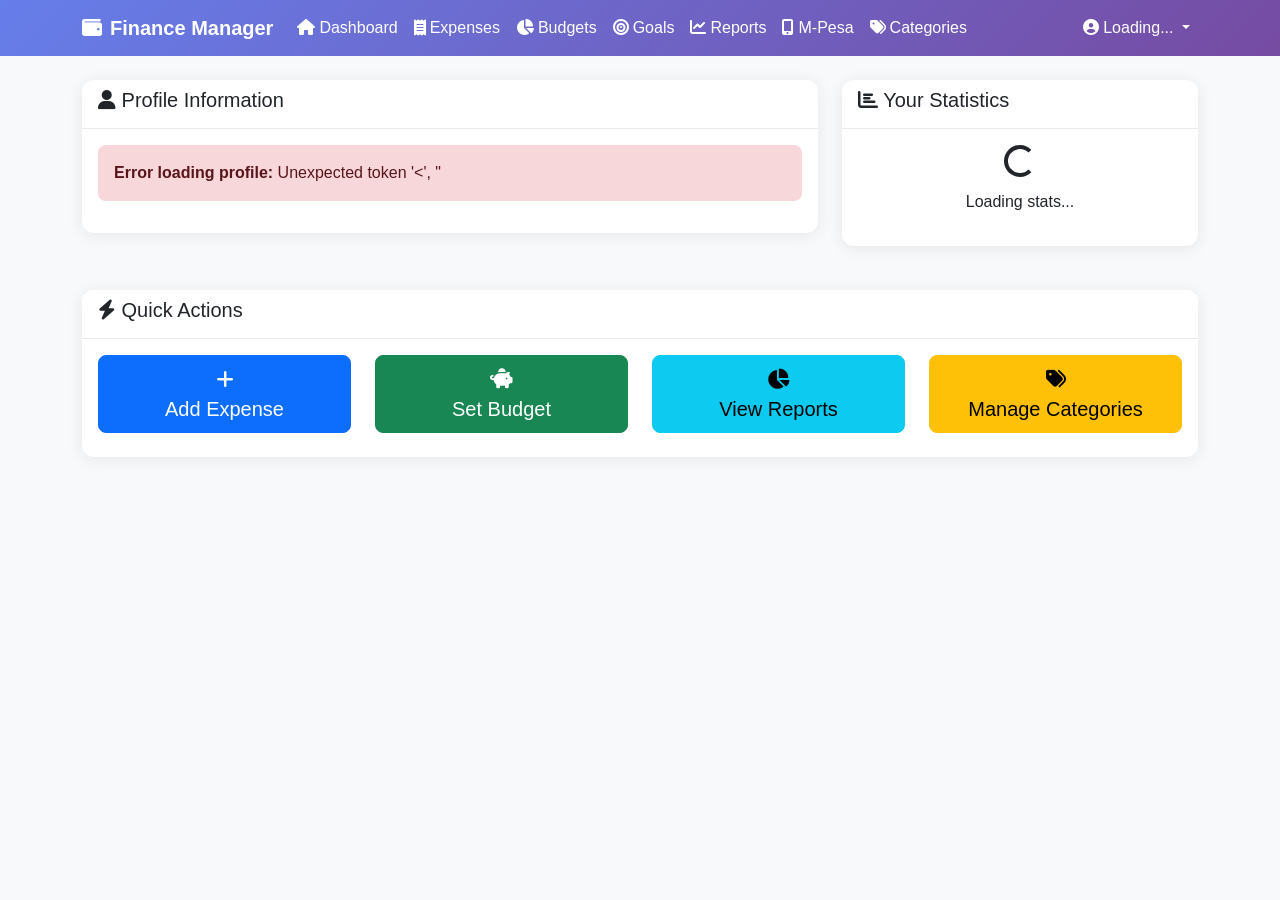
<file: frontend/profile.html>
<!DOCTYPE html>
<html lang="en">
<head>
    <meta charset="UTF-8">
    <meta name="viewport" content="width=device-width, initial-scale=1.0">
    <title>Profile - Personal Finance Manager</title>
    <link href="https://cdn.jsdelivr.net/npm/bootstrap@5.3.0/dist/css/bootstrap.min.css" rel="stylesheet">
    <link href="https://cdnjs.cloudflare.com/ajax/libs/font-awesome/6.4.0/css/all.min.css" rel="stylesheet">
    <link rel="stylesheet" href="../assets/css/style.css">
</head>
<body>
    <!-- Navigation -->
    <nav class="navbar navbar-expand-lg" style="background:linear-gradient(135deg,#667eea,#764ba2);">
        <div class="container">
            <a class="navbar-brand text-white fw-bold" href="dashboard.html">
                <i class="fas fa-wallet me-2"></i>Finance Manager
            </a>
            <button class="navbar-toggler border-0" type="button" data-bs-toggle="collapse" data-bs-target="#navbarNav">
                <span class="navbar-toggler-icon"></span>
            </button>
            <div class="collapse navbar-collapse" id="navbarNav">
                <ul class="navbar-nav me-auto">
                    <li class="nav-item"><a class="nav-link text-white" href="dashboard.html"><i class="fas fa-home me-1"></i>Dashboard</a></li>
                    <li class="nav-item"><a class="nav-link text-white" href="expenses.html"><i class="fas fa-receipt me-1"></i>Expenses</a></li>
                    <li class="nav-item"><a class="nav-link text-white" href="budgets.php"><i class="fas fa-chart-pie me-1"></i>Budgets</a></li>
                    <li class="nav-item"><a class="nav-link text-white" href="goals.html"><i class="fas fa-bullseye me-1"></i>Goals</a></li>
                    <li class="nav-item"><a class="nav-link text-white" href="reports.html"><i class="fas fa-chart-line me-1"></i>Reports</a></li>
                    <li class="nav-item"><a class="nav-link text-white" href="mpesa.html"><i class="fas fa-mobile-alt me-1"></i>M-Pesa</a></li>
                    <li class="nav-item"><a class="nav-link text-white" href="categories.php"><i class="fas fa-tags me-1"></i>Categories</a></li>
                </ul>
                <ul class="navbar-nav">
                    <li class="nav-item dropdown">
                        <a class="nav-link dropdown-toggle text-white" href="#" role="button" data-bs-toggle="dropdown" id="user-dropdown">
                            <i class="fas fa-user-circle me-1"></i>Loading...
                        </a>
                        <ul class="dropdown-menu dropdown-menu-end">
                            <li><a class="dropdown-item active" href="profile.html"><i class="fas fa-user me-2"></i>My Profile</a></li>
                            <li><hr class="dropdown-divider"></li>
                            <li><a class="dropdown-item text-danger" href="../backend/auth/logout.php"><i class="fas fa-sign-out-alt me-2"></i>Logout</a></li>
                        </ul>
                    </li>
                </ul>
            </div>
        </div>
    </nav>
    
    <div class="container mt-4">
        <div class="row">
            <!-- Profile Information -->
            <div class="col-md-8">
                <div class="card">
                    <div class="card-header">
                        <h5><i class="fas fa-user"></i> Profile Information</h5>
                    </div>
                    <div class="card-body" id="profile-info">
                        <div class="text-center">
                            <div class="spinner-border" role="status">
                                <span class="visually-hidden">Loading...</span>
                            </div>
                            <p class="mt-2">Loading profile...</p>
                        </div>
                    </div>
                </div>
            </div>
            
            <!-- Statistics -->
            <div class="col-md-4">
                <div class="card">
                    <div class="card-header">
                        <h5><i class="fas fa-chart-bar"></i> Your Statistics</h5>
                    </div>
                    <div class="card-body" id="user-stats">
                        <div class="text-center">
                            <div class="spinner-border" role="status">
                                <span class="visually-hidden">Loading...</span>
                            </div>
                            <p class="mt-2">Loading stats...</p>
                        </div>
                    </div>
                </div>
            </div>
        </div>
        
        <!-- Quick Actions -->
        <div class="row mt-4">
            <div class="col-12">
                <div class="card">
                    <div class="card-header">
                        <h5><i class="fas fa-bolt"></i> Quick Actions</h5>
                    </div>
                    <div class="card-body">
                        <div class="row text-center">
                            <div class="col-md-3">
                                <a href="expenses.html" class="btn btn-primary btn-lg w-100 mb-2">
                                    <i class="fas fa-plus"></i><br>Add Expense
                                </a>
                            </div>
                            <div class="col-md-3">
                                <a href="budgets.php" class="btn btn-success btn-lg w-100 mb-2">
                                    <i class="fas fa-piggy-bank"></i><br>Set Budget
                                </a>
                            </div>
                            <div class="col-md-3">
                                <a href="reports.html" class="btn btn-info btn-lg w-100 mb-2">
                                    <i class="fas fa-chart-pie"></i><br>View Reports
                                </a>
                            </div>
                            <div class="col-md-3">
                                <a href="categories.php" class="btn btn-warning btn-lg w-100 mb-2">
                                    <i class="fas fa-tags"></i><br>Manage Categories
                                </a>
                            </div>
                        </div>
                    </div>
                </div>
            </div>
        </div>
    </div>

    <script src="https://cdn.jsdelivr.net/npm/bootstrap@5.3.0/dist/js/bootstrap.bundle.min.js"></script>
    <script>
        async function loadProfile() {
            try {
                const response = await fetch('../backend/api/profile.php');
                const data = await response.json();
                
                if (data.error && data.error === 'Not authenticated') {
                    window.location.href = 'login.php';
                    return;
                }
                
                if (data.error) {
                    throw new Error(data.error);
                }
                
                // Update navigation (safe — name comes from our own DB via authenticated session)
                document.getElementById('user-dropdown').innerHTML = `<i class="fas fa-user-circle me-1"></i>${escapeHtml(data.name)}`;
                
                // Update profile info
                updateProfileInfo(data);
                updateUserStats(data.stats);
                
            } catch (error) {
                console.error('Error loading profile:', error);
                document.getElementById('profile-info').innerHTML = `
                    <div class="alert alert-danger">
                        <strong>Error loading profile:</strong> ${error.message}
                    </div>
                `;
            }
        }
        
        function updateProfileInfo(profile) {
            const container = document.getElementById('profile-info');
            container.innerHTML = `
                <div class="row">
                    <div class="col-md-3 text-center">
                        <div class="bg-primary text-white rounded-circle d-inline-flex align-items-center justify-content-center" 
                             style="width: 80px; height: 80px; font-size: 2rem;">
                            ${escapeHtml(profile.name.charAt(0).toUpperCase())}
                        </div>
                    </div>
                    <div class="col-md-9">
                        <h4>${escapeHtml(profile.name)}</h4>
                        <p class="text-muted mb-1"><i class="fas fa-envelope"></i> ${escapeHtml(profile.email)}</p>
                        <p class="text-muted mb-1"><i class="fas fa-calendar"></i> Member since ${escapeHtml(profile.member_since)}</p>
                        <p class="text-muted"><i class="fas fa-clock"></i> ${profile.days_registered} days with us</p>
                        
                        <div class="mt-3">
                            <span class="badge bg-primary">User ID: ${profile.user_id}</span>
                            <span class="badge bg-success">Active Member</span>
                        </div>
                    </div>
                </div>
            `;
        }
        
        function escapeHtml(str) {
            if (!str) return '';
            return String(str)
                .replace(/&/g, '&amp;')
                .replace(/</g, '&lt;')
                .replace(/>/g, '&gt;')
                .replace(/"/g, '&quot;')
                .replace(/'/g, '&#039;');
        }
        
        function updateUserStats(stats) {
            const container = document.getElementById('user-stats');
            container.innerHTML = `
                <div class="row text-center">
                    <div class="col-6 mb-3">
                        <h3 class="text-primary">${stats.total_expenses}</h3>
                        <small class="text-muted">Total Expenses</small>
                    </div>
                    <div class="col-6 mb-3">
                        <h3 class="text-success">KSh ${stats.total_spent}</h3>
                        <small class="text-muted">Total Spent</small>
                    </div>
                    <div class="col-6">
                        <h3 class="text-warning">${stats.budgets_set}</h3>
                        <small class="text-muted">Budgets Set</small>
                    </div>
                    <div class="col-6">
                        <h3 class="text-info">${stats.custom_categories}</h3>
                        <small class="text-muted">Custom Categories</small>
                    </div>
                </div>
            `;
        }
        
        document.addEventListener('DOMContentLoaded', loadProfile);
    </script>
</body>
</html>
</file>
<file: assets/css/style.css>
/* Personal Finance Management System — Global Styles */

/* ── Base ──────────────────────────────────────────────────────────────── */
body {
    background-color: #f8f9fa;
    font-family: 'Segoe UI', Tahoma, Geneva, Verdana, sans-serif;
}

/* ── Cards ─────────────────────────────────────────────────────────────── */
.card {
    border: none;
    border-radius: 12px;
    box-shadow: 0 2px 16px rgba(0, 0, 0, 0.08);
    margin-bottom: 1.25rem;
}

.card-header {
    background-color: #fff;
    border-bottom: 1px solid #e9ecef;
    font-weight: 600;
    border-radius: 12px 12px 0 0 !important;
}

/* ── Buttons ───────────────────────────────────────────────────────────── */
.btn {
    border-radius: 8px;
    font-weight: 500;
}

/* ── Inputs ────────────────────────────────────────────────────────────── */
.form-control,
.form-select {
    border-radius: 8px;
}

.form-control:focus,
.form-select:focus {
    border-color: #667eea;
    box-shadow: 0 0 0 0.2rem rgba(102, 126, 234, 0.25);
}

/* ── Tables ────────────────────────────────────────────────────────────── */
.table th {
    font-weight: 600;
    color: #495057;
}

/* ── Alerts ────────────────────────────────────────────────────────────── */
.alert {
    border-radius: 8px;
    border: none;
}

/* ── Progress bars ─────────────────────────────────────────────────────── */
.progress {
    border-radius: 4px;
}

/* ── Login page tabs ───────────────────────────────────────────────────── */
.nav-tabs .nav-link {
    border-radius: 8px 8px 0 0;
    font-weight: 500;
    color: #6b7280;
}

.nav-tabs .nav-link.active {
    color: #667eea;
    border-bottom: 2px solid #667eea;
    background: none;
}

/* ── Charts ────────────────────────────────────────────────────────────── */
canvas {
    max-height: 400px;
}

/* ── Responsive ────────────────────────────────────────────────────────── */
@media (max-width: 768px) {
    .table-responsive { font-size: 0.875rem; }
    .card-body        { padding: 1rem; }
}

/* ── Print (used by Reports PDF export) ────────────────────────────────── */
@media print {
    .navbar, .btn, .no-print { display: none !important; }
    .card {
        box-shadow: none !important;
        border: 1px solid #dee2e6 !important;
    }
}
</file>
